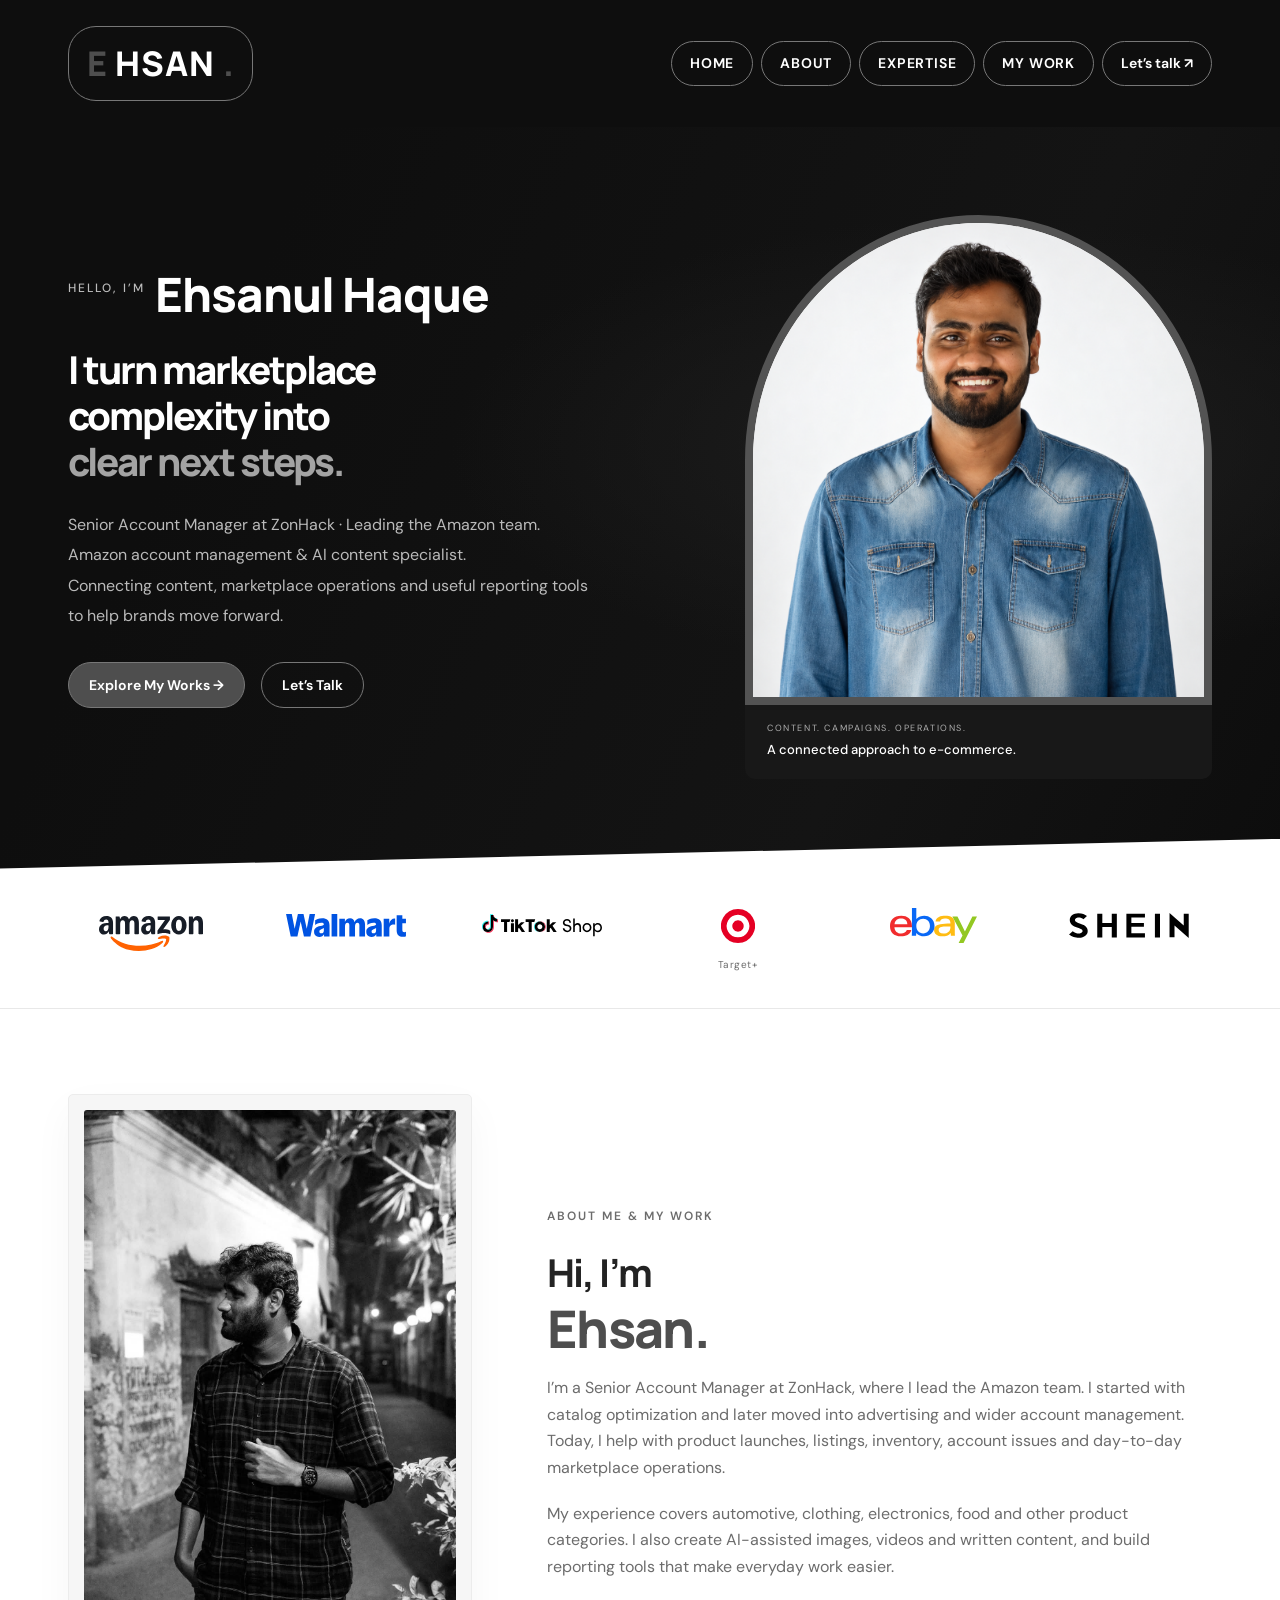
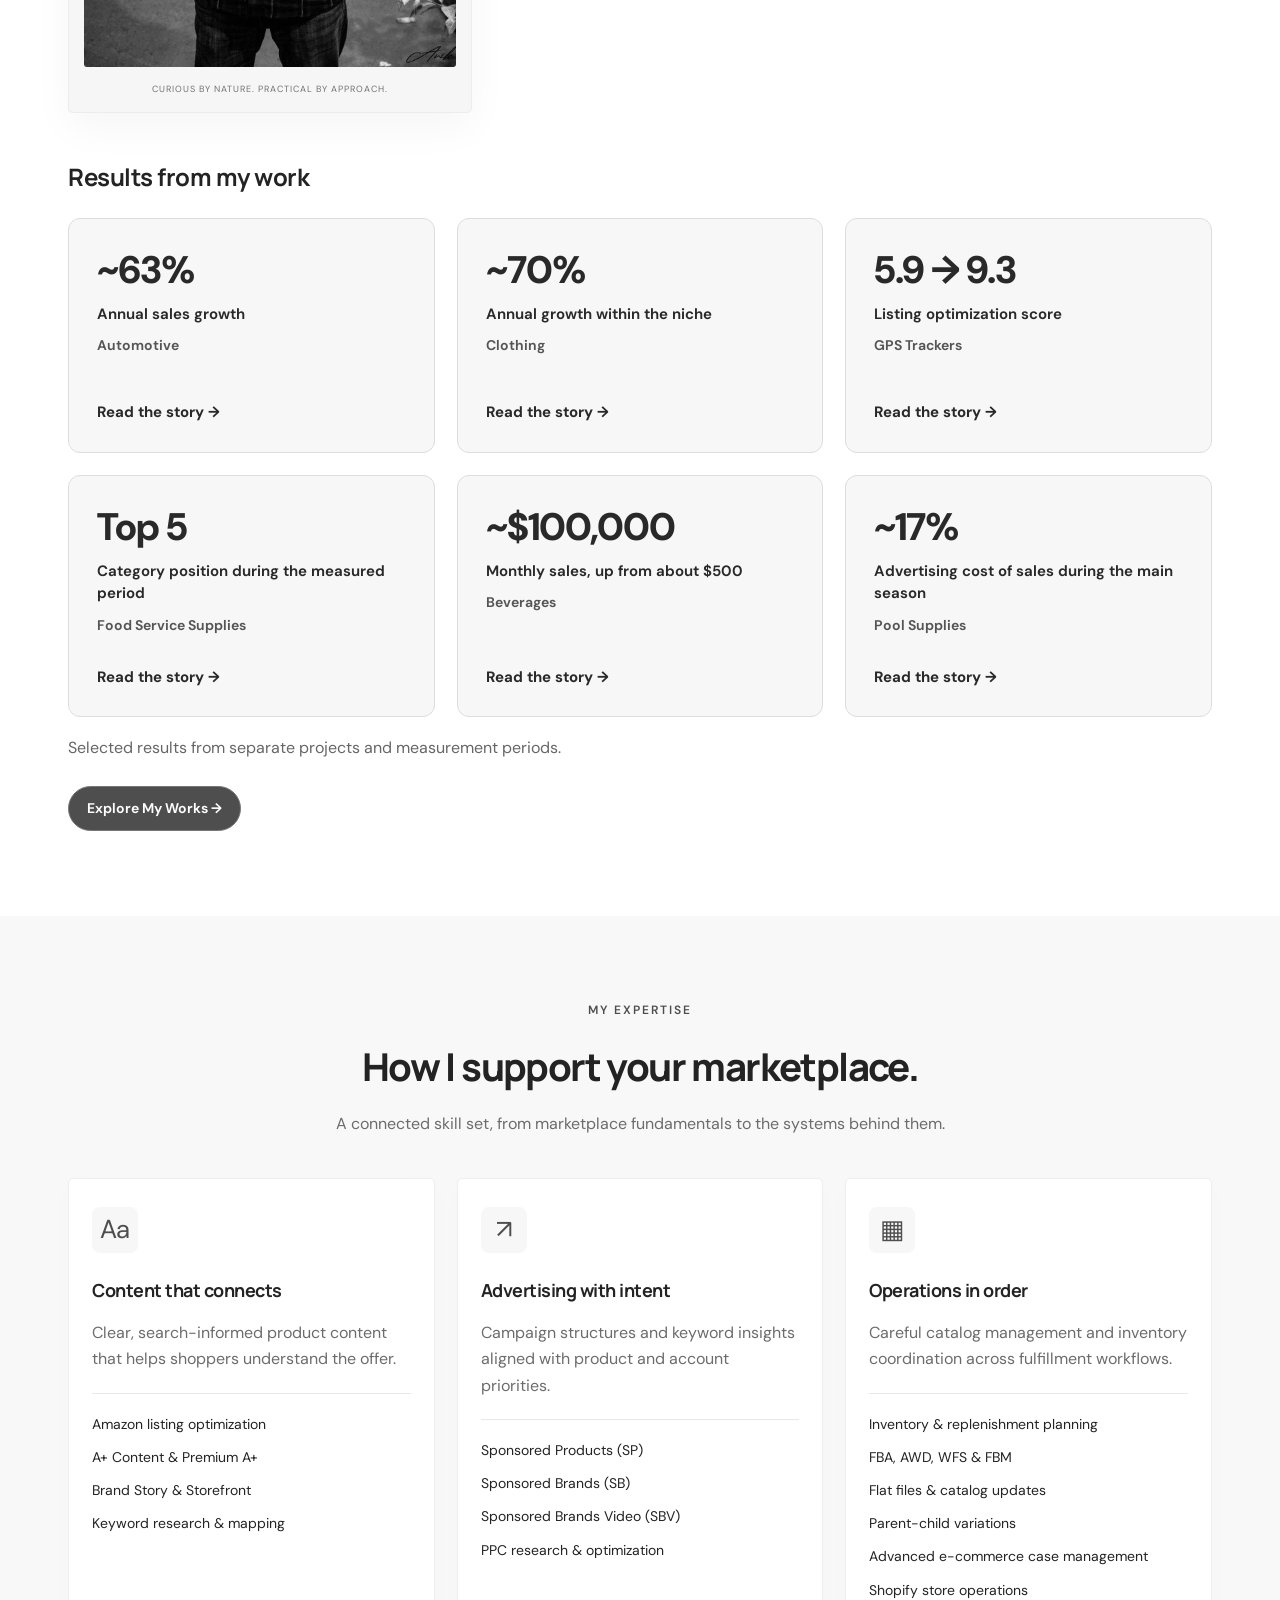
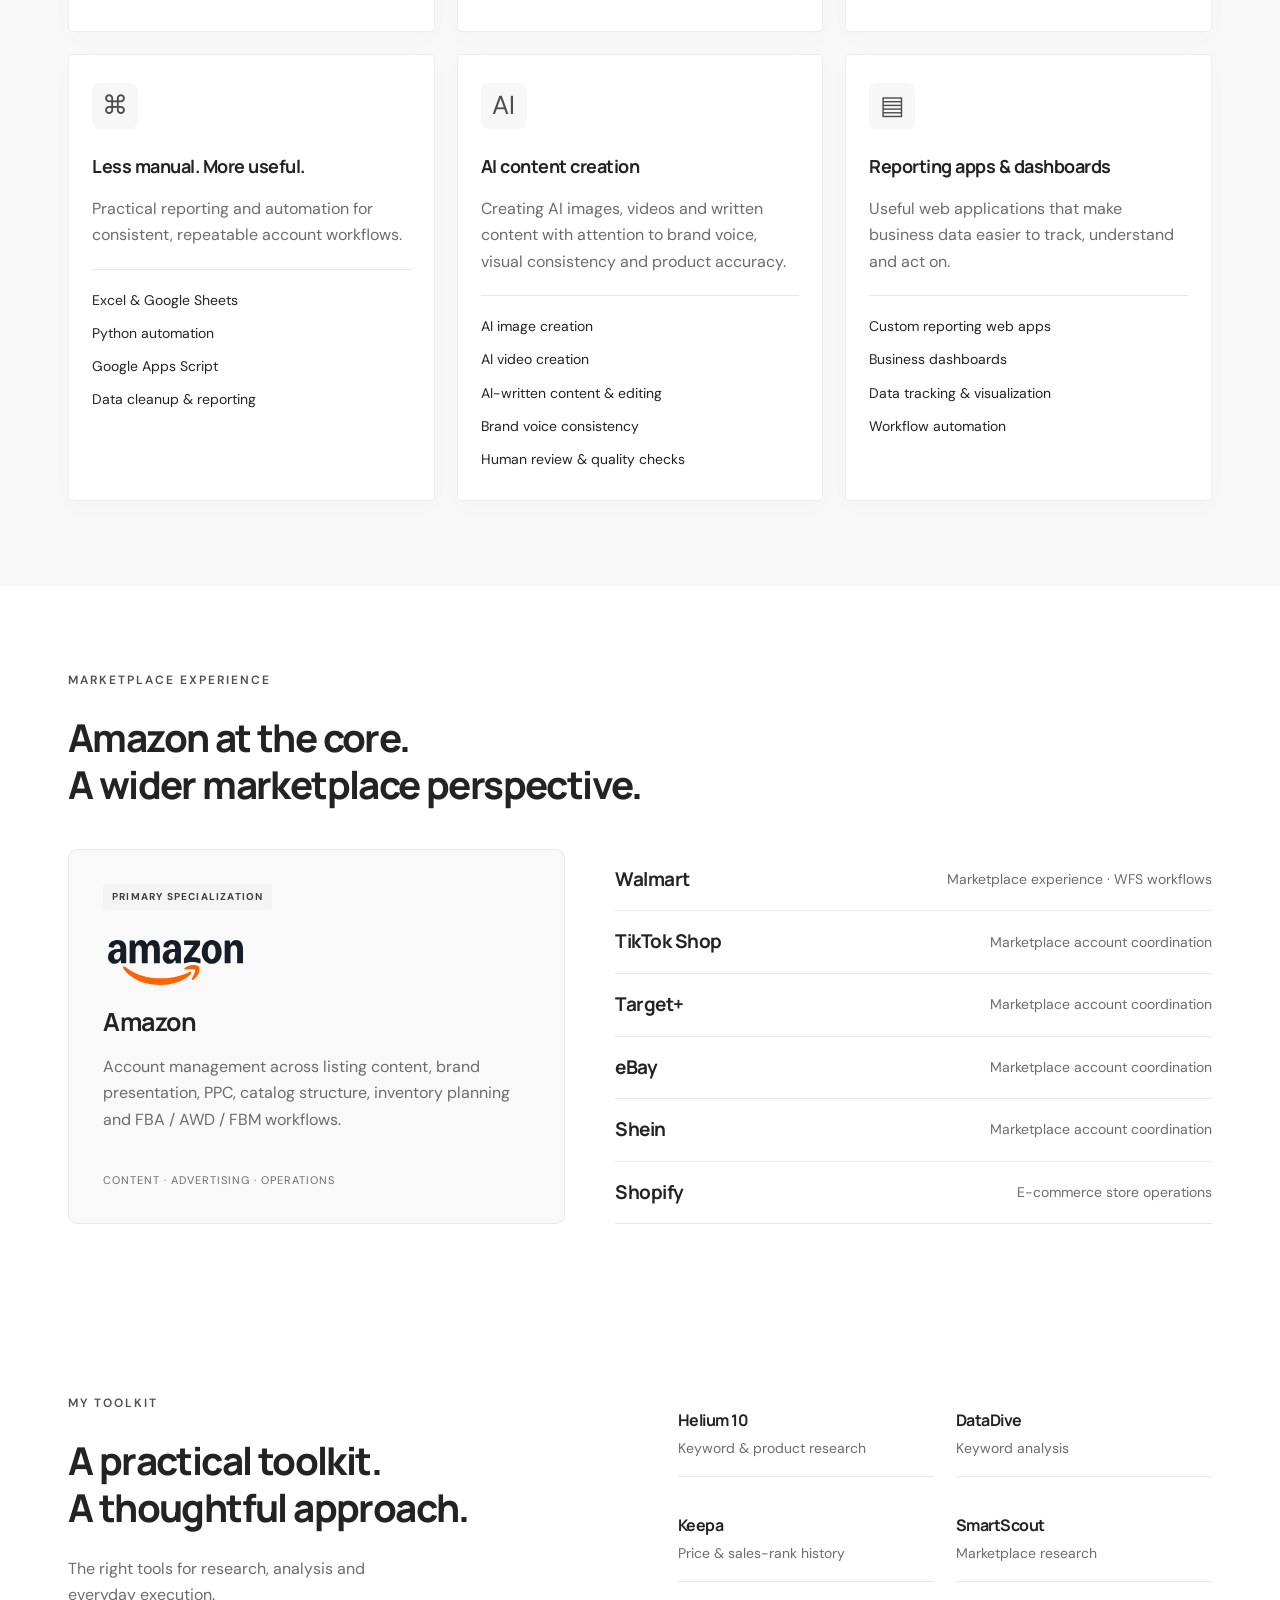
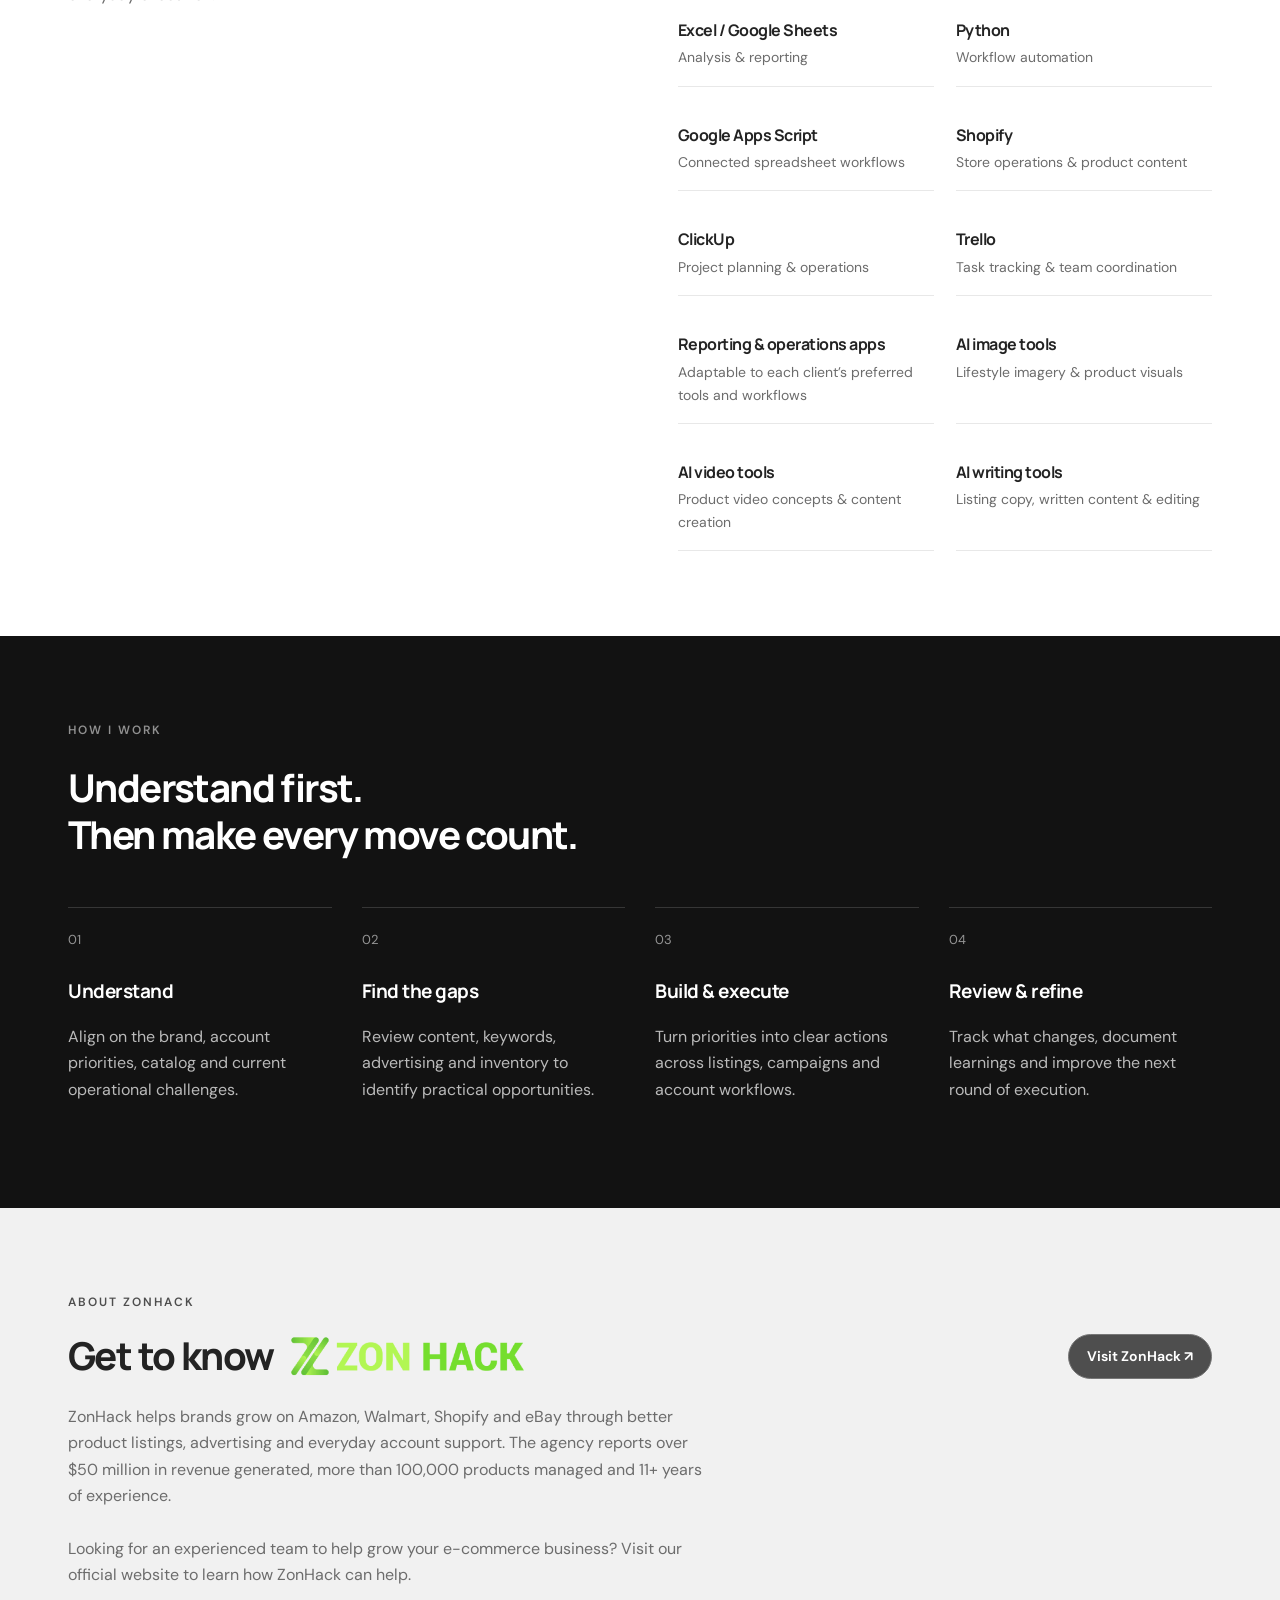
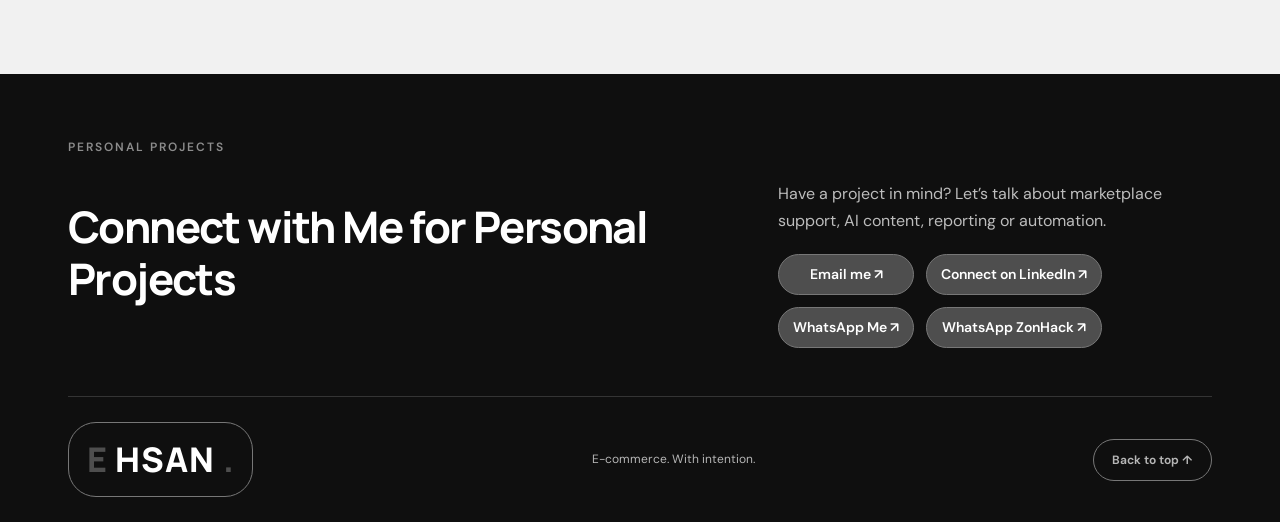
<file: index.html>
<!doctype html>
<html lang="en"><head><meta charset="utf-8"><meta name="viewport" content="width=device-width,initial-scale=1"><title>Ehsan — E-commerce & Marketplace Specialist</title><meta name="description" content="Ehsan, Senior Account Manager and Amazon account management specialist. Marketplace strategy, AI content, advertising, reporting web apps, dashboards and automation."><link rel="icon" type="image/svg+xml" href="data:image/svg+xml,%3Csvg xmlns='http://www.w3.org/2000/svg' viewBox='0 0 40 40'%3E%3Crect width='40' height='40' rx='9' fill='%23474747'/%3E%3Ctext x='11' y='29' fill='white' font-family='Arial' font-size='29' font-weight='bold'%3Ee%3C/text%3E%3C/svg%3E"><link rel="stylesheet" href="styles.css?v=fd7ac8c5c538"><link rel="stylesheet" href="theme.css?v=1d363a458d2e"></head>
<body><a class="skip" href="#main">Skip to content</a><header><a class="wordmark" href="#main"><span class="brand-accent">E</span>HSAN<span class="brand-dot">.</span></a><nav aria-label="Main navigation"><a href="#main">Home</a><a href="#about">About</a><a href="#expertise">Expertise</a><a href="my-work.html">My Work</a><a class="nav-cta" href="#contact">Let’s talk ↗</a></nav></header>
<main id="main"><section class="hero"><div class="wrap hero-grid"><div class="hero-intro"><div class="eyebrow"><span class="name-intro">HELLO, I’M</span><strong class="personal-name">Ehsanul Haque</strong></div><h1>I turn marketplace<br>complexity into<br><span>clear next steps.</span></h1><p class="hero-copy">Senior Account Manager at ZonHack · Leading the Amazon team.<br>Amazon account management & AI content specialist.<br>Connecting content, marketplace operations and useful reporting tools to help brands move forward.</p><div class="actions"><a class="button" href="my-work.html">Explore My Works →</a><a class="button hero-talk" href="#contact">Let’s Talk</a></div></div><div class="portrait-stage"><div class="portrait-frame"><img src="assets/ehsan-hero.png" alt="Ehsanul Haque" width="1141" height="1378" fetchpriority="high"></div><div class="portrait-caption"><span>CONTENT. CAMPAIGNS. OPERATIONS.</span><b>A connected approach to e-commerce.</b></div></div></div></section>
<div class="market-strip"><div class="wrap" aria-label="Marketplace experience"><div class="logo-item amazon"><img src="assets/amazon.svg" alt="Amazon" width="120" height="35"></div><div class="logo-item walmart"><img src="assets/walmart.svg" alt="Walmart" width="120" height="35"></div><div class="logo-item tiktok-shop"><img src="assets/tiktok-shop.svg" alt="TikTok Shop" width="120" height="35"><span>&nbsp;</span></div><div class="logo-item target"><img src="assets/target.svg" alt="Target" width="120" height="35"><span>Target+</span></div><div class="logo-item ebay"><img src="assets/ebay.svg" alt="eBay" width="120" height="35"><span>&nbsp;</span></div><div class="logo-item shein"><img src="assets/shein.svg" alt="SHEIN" width="120" height="35"><span>&nbsp;</span></div></div></div>
<section class="wrap section about about-results" id="about"><div class="about-photo"><img src="assets/ehsan-about.jpeg" alt="Ehsanul Haque, Senior Account Manager" width="1080" height="1620" loading="lazy"><span>CURIOUS BY NATURE. PRACTICAL BY APPROACH.</span></div><div class="about-intro"><div class="section-label">ABOUT ME &amp; MY WORK</div><h2>Hi, I’m <em>Ehsan.</em></h2><p>I’m a Senior Account Manager at ZonHack, where I lead the Amazon team. I started with catalog optimization and later moved into advertising and wider account management. Today, I help with product launches, listings, inventory, account issues and day-to-day marketplace operations.</p><p>My experience covers automotive, clothing, electronics, food and other product categories. I also create AI-assisted images, videos and written content, and build reporting tools that make everyday work easier.</p></div><div class="selected-results" id="projects"><h3>Results from my work</h3><div class="results-grid">
<a class="result-card" href="my-work.html#automotive"><strong>~63%</strong><span>Annual sales growth</span><small>Automotive</small><span class="result-link">Read the story →</span></a>
<a class="result-card" href="my-work.html#clothing"><strong>~70%</strong><span>Annual growth within the niche</span><small>Clothing</small><span class="result-link">Read the story →</span></a>
<a class="result-card" href="my-work.html#gps-trackers"><strong>5.9 → 9.3</strong><span>Listing optimization score</span><small>GPS Trackers</small><span class="result-link">Read the story →</span></a>
<a class="result-card" href="my-work.html#food-service-supplies"><strong>Top 5</strong><span>Category position during the measured period</span><small>Food Service Supplies</small><span class="result-link">Read the story →</span></a>
<a class="result-card" href="my-work.html#beverages"><strong>~$100,000</strong><span>Monthly sales, up from about $500</span><small>Beverages</small><span class="result-link">Read the story →</span></a>
<a class="result-card" href="my-work.html#pool-supplies"><strong>~17%</strong><span>Advertising cost of sales during the main season</span><small>Pool Supplies</small><span class="result-link">Read the story →</span></a>
</div><p class="results-note">Selected results from separate projects and measurement periods.</p><a class="button" href="my-work.html">Explore My Works →</a></div></section>
<section class="expertise-bg" id="expertise"><div class="wrap section"><div class="section-heading"><div><div class="section-label">MY EXPERTISE</div><h2>How I support your marketplace.</h2></div><p>A connected skill set, from marketplace fundamentals to the systems behind them.</p></div><div class="expertise-grid">
<article><span class="skill-icon">Aa</span><h3>Content that connects</h3><p>Clear, search-informed product content that helps shoppers understand the offer.</p><ul><li>Amazon listing optimization</li><li>A+ Content & Premium A+</li><li>Brand Story & Storefront</li><li>Keyword research & mapping</li></ul></article>
<article><span class="skill-icon">↗</span><h3>Advertising with intent</h3><p>Campaign structures and keyword insights aligned with product and account priorities.</p><ul><li>Sponsored Products (SP)</li><li>Sponsored Brands (SB)</li><li>Sponsored Brands Video (SBV)</li><li>PPC research & optimization</li></ul></article>
<article><span class="skill-icon">▦</span><h3>Operations in order</h3><p>Careful catalog management and inventory coordination across fulfillment workflows.</p><ul><li>Inventory & replenishment planning</li><li>FBA, AWD, WFS & FBM</li><li>Flat files & catalog updates</li><li>Parent-child variations</li><li>Advanced e-commerce case management</li><li>Shopify store operations</li></ul></article>
<article><span class="skill-icon">⌘</span><h3>Less manual. More useful.</h3><p>Practical reporting and automation for consistent, repeatable account workflows.</p><ul><li>Excel & Google Sheets</li><li>Python automation</li><li>Google Apps Script</li><li>Data cleanup & reporting</li></ul></article><article><span class="skill-icon">AI</span><h3>AI content creation</h3><p>Creating AI images, videos and written content with attention to brand voice, visual consistency and product accuracy.</p><ul><li>AI image creation</li><li>AI video creation</li><li>AI-written content & editing</li><li>Brand voice consistency</li><li>Human review & quality checks</li></ul></article><article><span class="skill-icon">▤</span><h3>Reporting apps & dashboards</h3><p>Useful web applications that make business data easier to track, understand and act on.</p><ul><li>Custom reporting web apps</li><li>Business dashboards</li><li>Data tracking & visualization</li><li>Workflow automation</li></ul></article></div></div></section>
<section class="wrap section" id="marketplaces"><div class="section-heading"><div><div class="section-label">MARKETPLACE EXPERIENCE</div><h2>Amazon at the core.<br>A wider marketplace perspective.</h2></div></div><div class="market-grid"><article class="amazon-card"><span class="tag">PRIMARY SPECIALIZATION</span><img class="market-logo" src="assets/amazon.svg" alt="Amazon" width="145" height="45" loading="lazy"><h3>Amazon</h3><p>Account management across listing content, brand presentation, PPC, catalog structure, inventory planning and FBA / AWD / FBM workflows.</p><span class="mini-label">CONTENT · ADVERTISING · OPERATIONS</span></article><div class="other-markets"><div><h3>Walmart</h3><p>Marketplace experience · WFS workflows</p></div><div><h3>TikTok Shop</h3><p>Marketplace account coordination</p></div><div><h3>Target+</h3><p>Marketplace account coordination</p></div><div><h3>eBay</h3><p>Marketplace account coordination</p></div><div><h3>Shein</h3><p>Marketplace account coordination</p></div><div><h3>Shopify</h3><p>E-commerce store operations</p></div></div></div></section>

<section class="wrap section tools-section" id="tools"><div><div class="section-label">MY TOOLKIT</div><h2>A practical toolkit.<br>A thoughtful approach.</h2><p>The right tools for research, analysis and everyday execution.</p></div><div id="tool-list" class="tool-list"></div></section>
<section class="process-bg" id="process"><div class="wrap section"><div class="section-label">HOW I WORK</div><h2>Understand first.<br>Then make every move count.</h2><div class="process-grid"><article><span>01</span><h3>Understand</h3><p>Align on the brand, account priorities, catalog and current operational challenges.</p></article><article><span>02</span><h3>Find the gaps</h3><p>Review content, keywords, advertising and inventory to identify practical opportunities.</p></article><article><span>03</span><h3>Build & execute</h3><p>Turn priorities into clear actions across listings, campaigns and account workflows.</p></article><article><span>04</span><h3>Review & refine</h3><p>Track what changes, document learnings and improve the next round of execution.</p></article></div></div></section>

<section id="zonhack" class="zonhack-section"><div class="wrap section"><div><div class="section-label">ABOUT ZONHACK</div><h2>Get to know <img class="zonhack-logo" src="[data-uri]" alt="ZonHack" width="400" height="71"></h2><p>
  ZonHack helps brands grow on Amazon, Walmart, Shopify and eBay
  through better product listings, advertising and everyday
  account support. The agency reports over $50 million in revenue
  generated, more than 100,000 products managed and 11+ years
  of experience.
  <br><br>
  Looking for an experienced team to help grow your e-commerce
  business? Visit our official website to learn how ZonHack can help.
</p></div><a class="button" href="https://zonhack.com/">Visit ZonHack ↗</a></div></section><section id="contact" class="contact"><div class="wrap"><div class="section-label">PERSONAL PROJECTS</div><div class="contact-grid"><h2>Connect with Me for Personal Projects</h2><div><p>Have a project in mind? Let’s talk about marketplace support, AI content, reporting or automation.</p><div id="contact-action"></div></div></div><footer><a class="wordmark" href="#"><span class="brand-accent">E</span>HSAN<span class="brand-dot">.</span></a><span>E-commerce. With intention.</span><a href="#main">Back to top ↑</a></footer></div></section></main><script src="content.js?v=734c6d0367c2"></script><script src="site.js?v=f131860112da"></script></body></html>
</file>
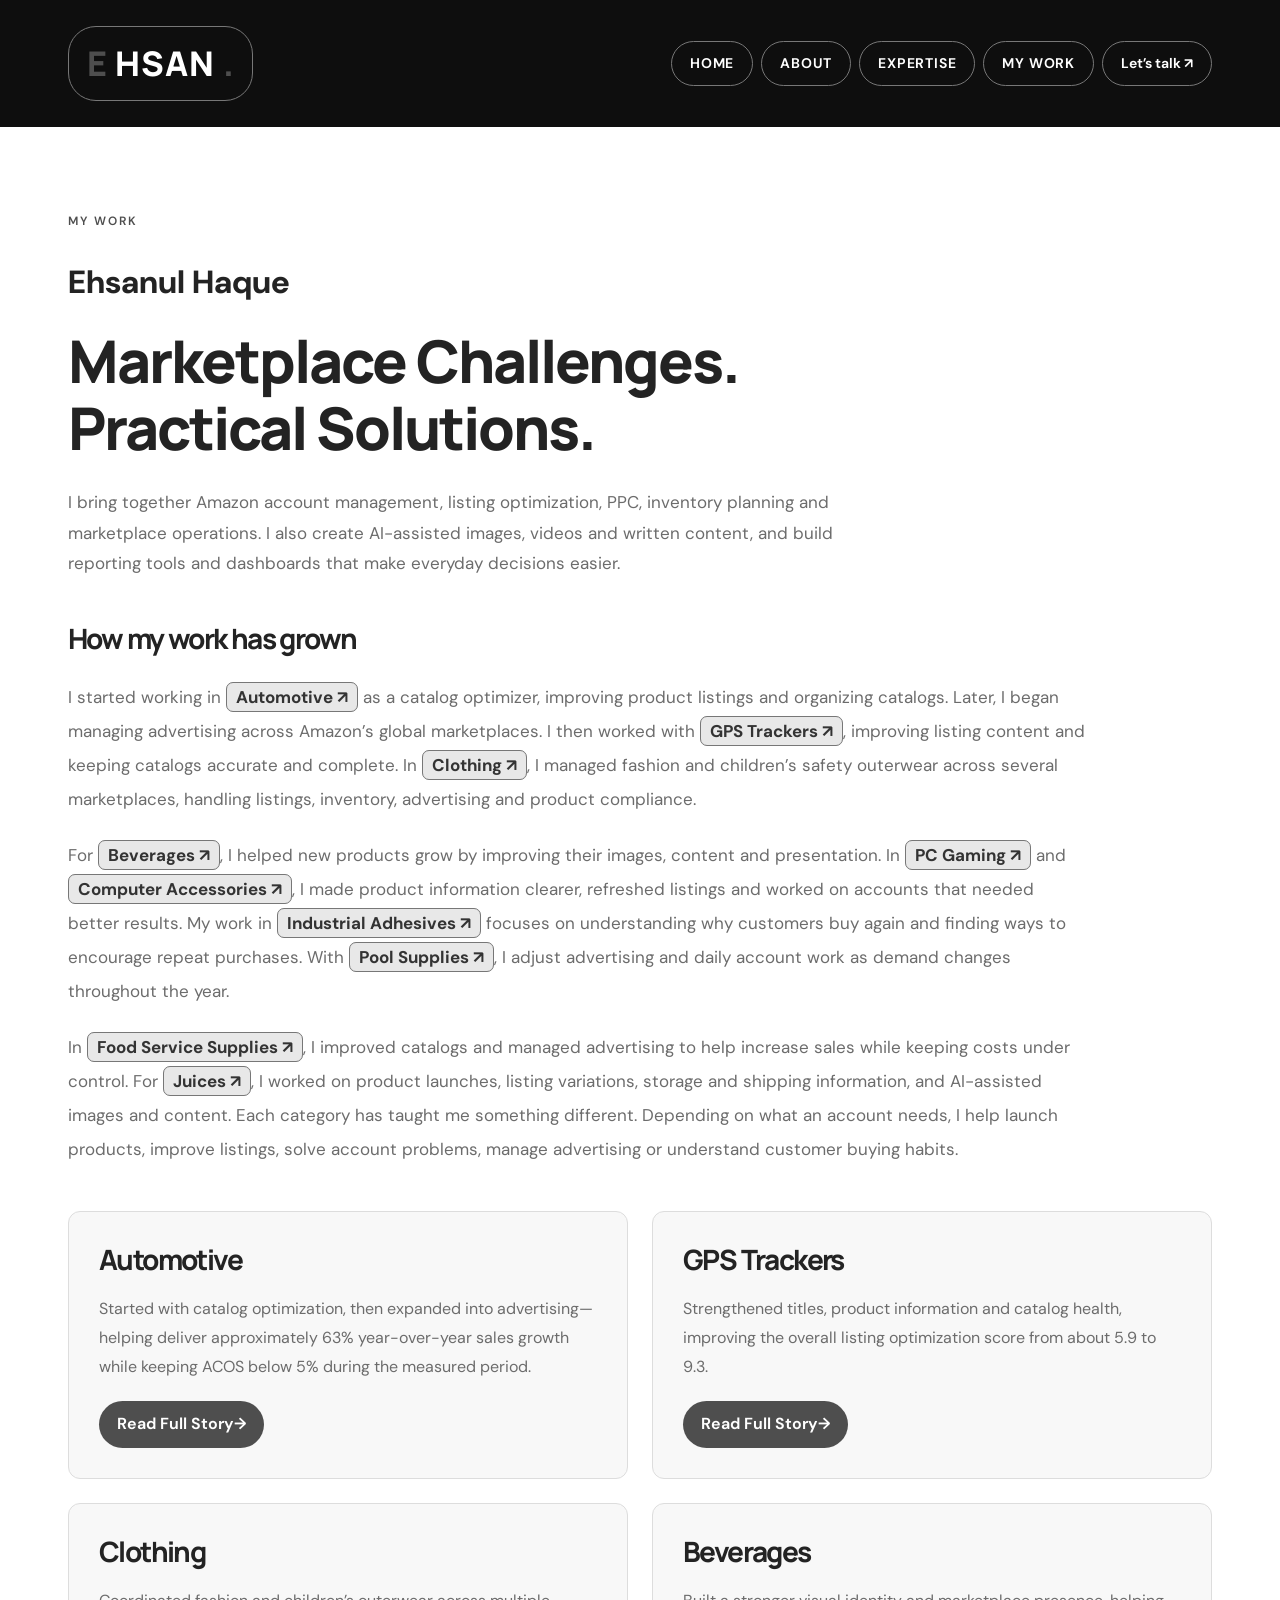
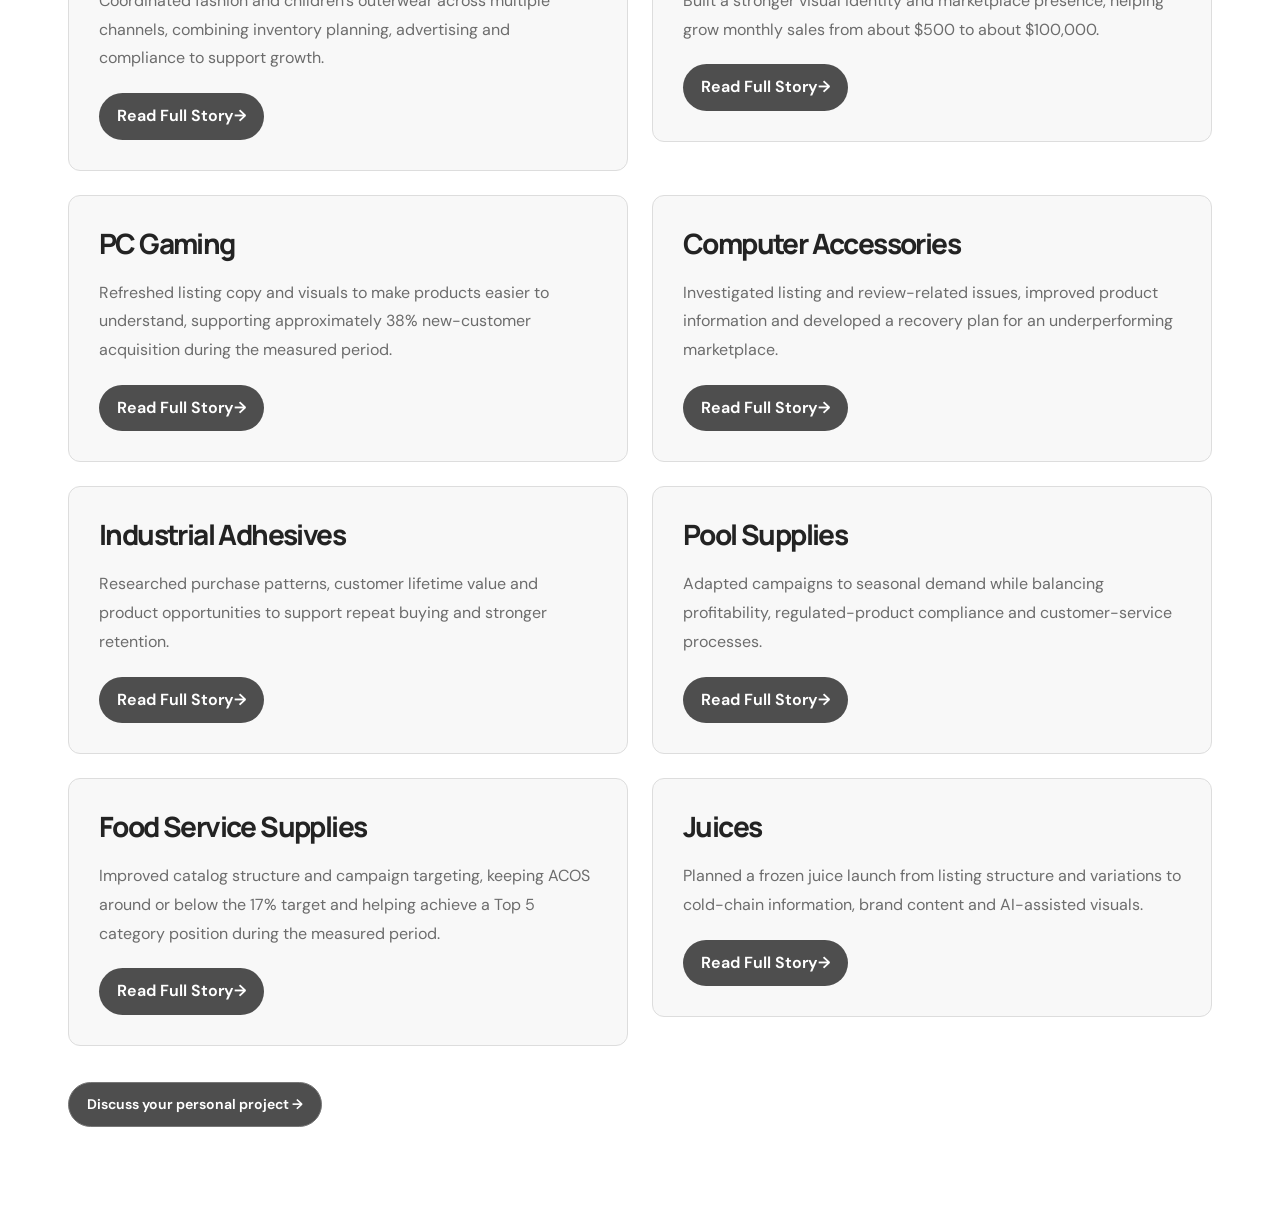
<file: case-studies.html>
<!doctype html><html lang="en"><head><meta charset="utf-8"><title>My Work — Ehsanul Haque</title><meta name="viewport" content="width=device-width,initial-scale=1"></head><body><a href="my-work.html">Explore My Works →</a><script>const ids=["automotive", "gps-trackers", "clothing", "beverages", "pc-gaming", "computer-accessories", "industrial-adhesives", "pool-supplies", "food-service-supplies", "juices"];const n=Number(location.hash.replace("#case-",""));location.replace("my-work.html"+(ids[n-1]?"#"+ids[n-1]:location.hash));</script></body></html>
</file>
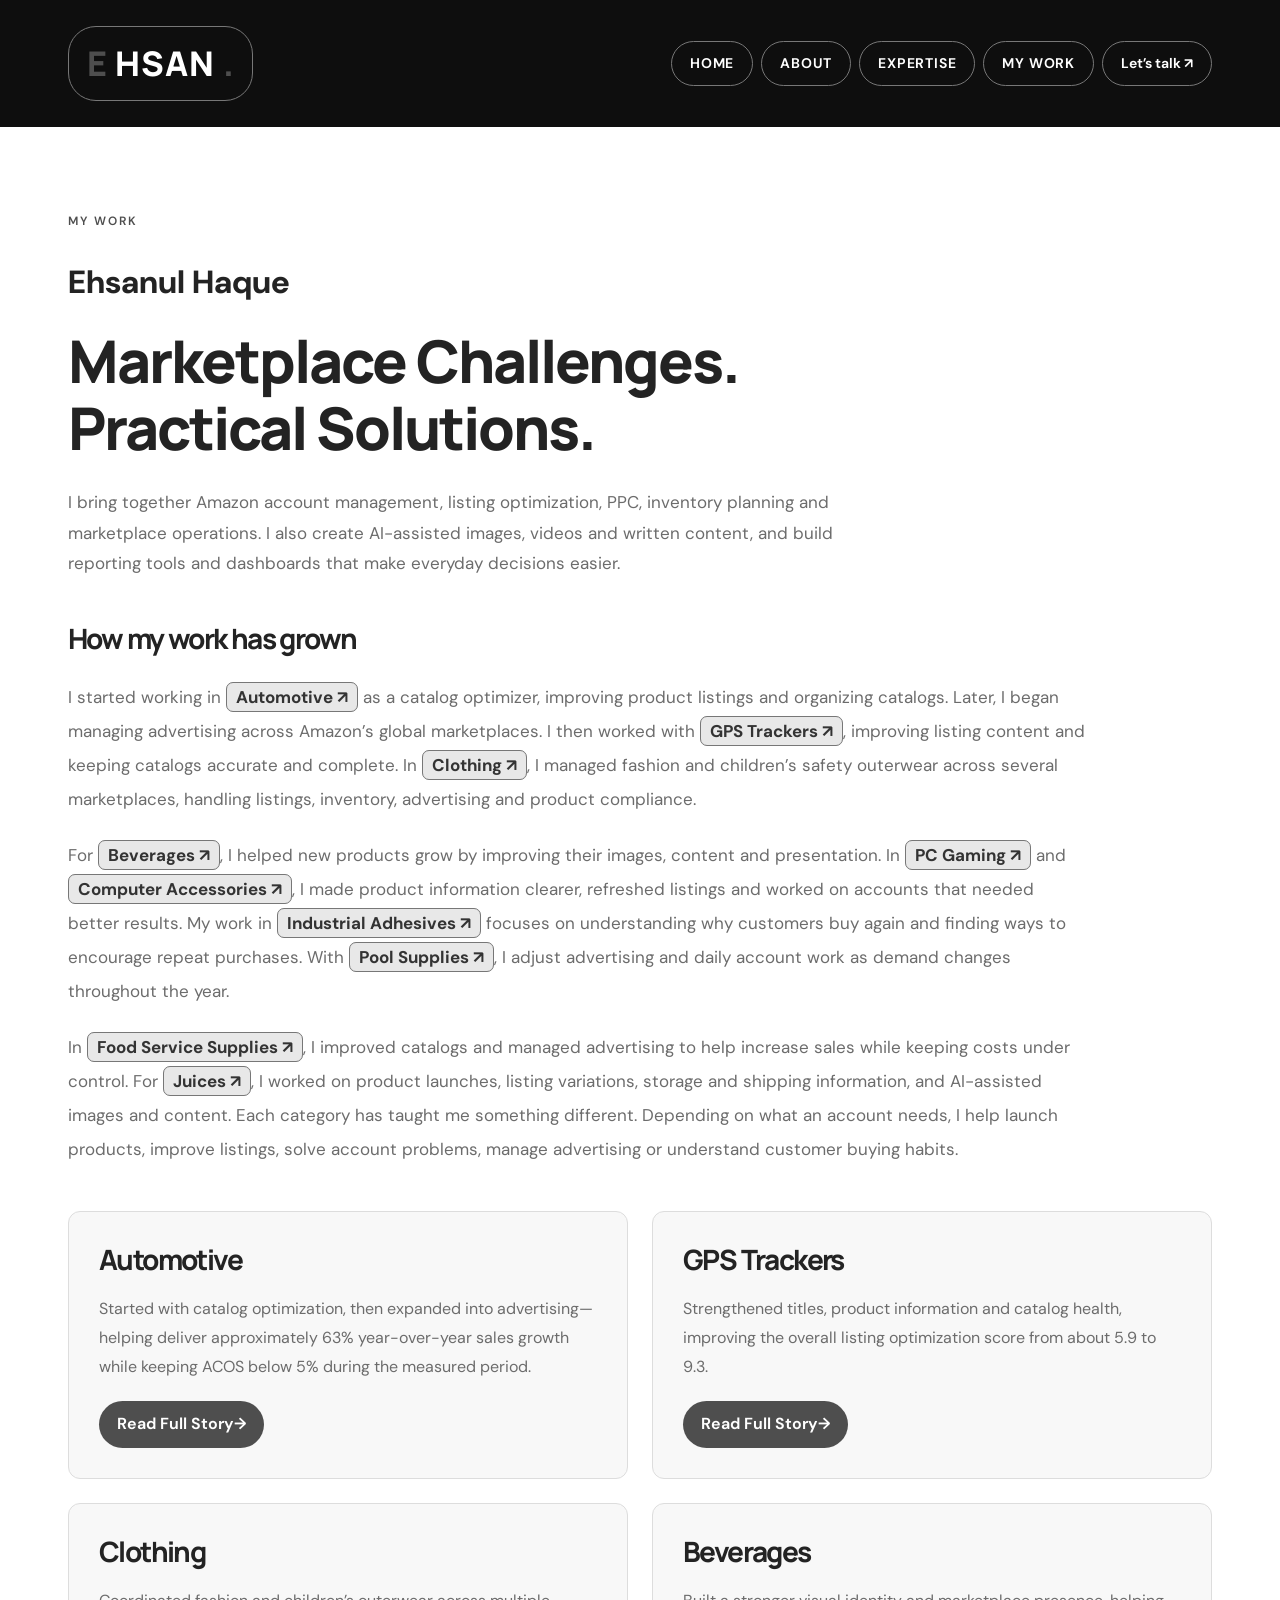
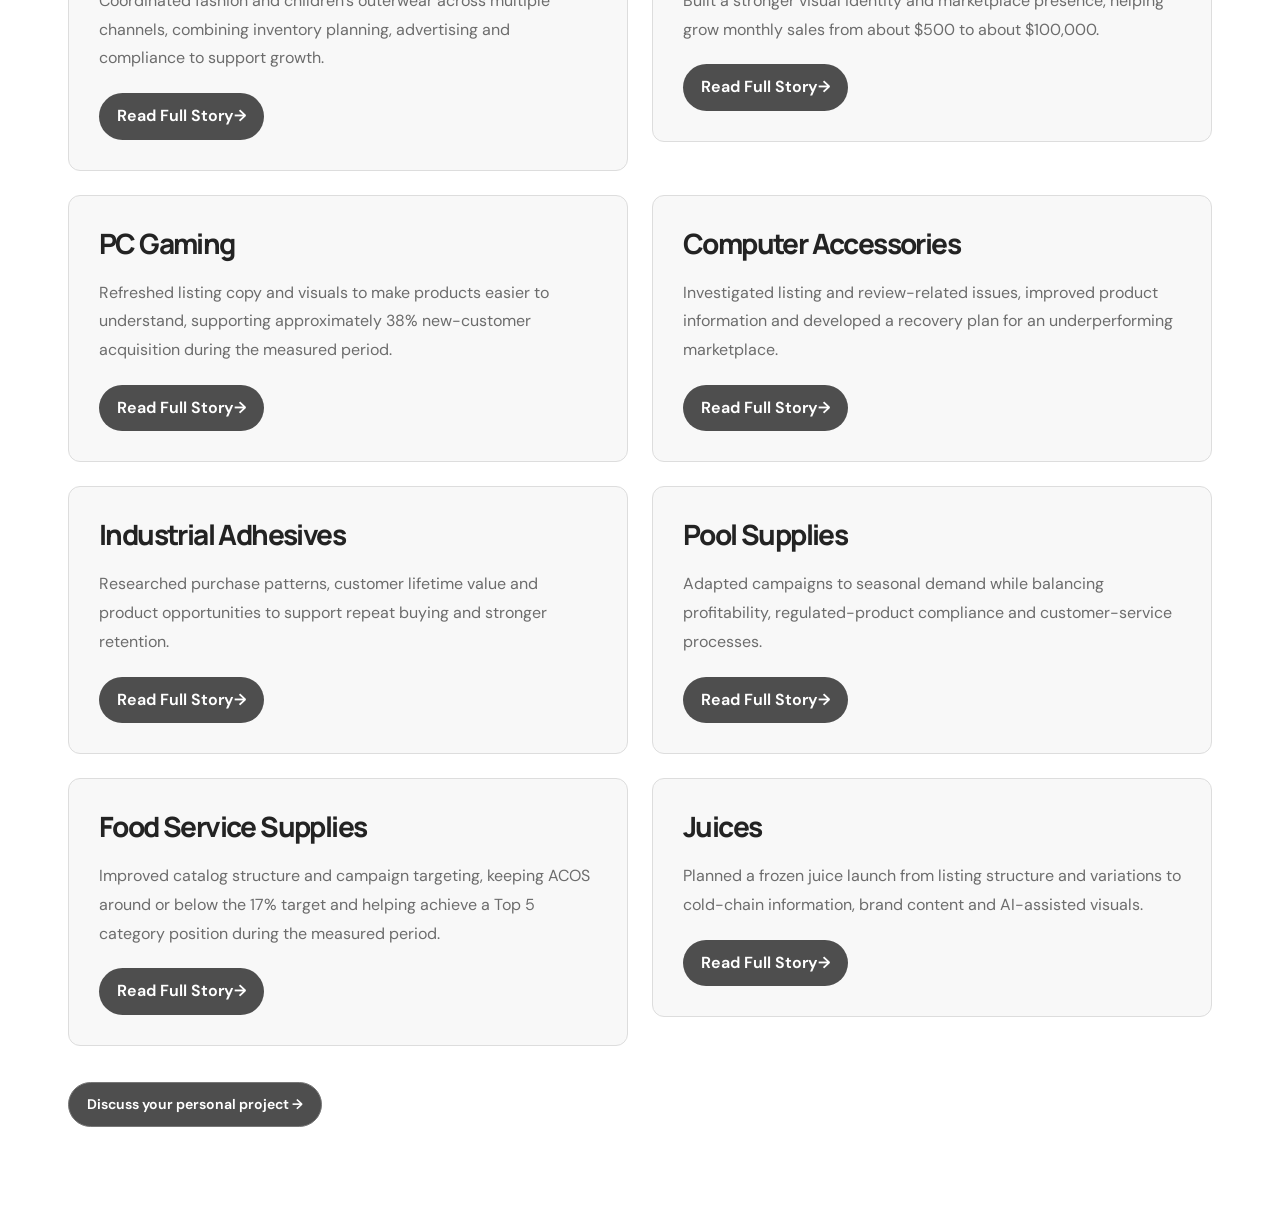
<file: my-work.html>
<!doctype html>
<html lang="en"><head><meta charset="utf-8"><meta name="viewport" content="width=device-width,initial-scale=1"><title>My Work — Ehsanul Haque</title><meta name="description" content="Ehsan, Senior Account Manager and Amazon account management specialist. Marketplace strategy, AI content, advertising, reporting web apps, dashboards and automation."><link rel="icon" type="image/svg+xml" href="data:image/svg+xml,%3Csvg xmlns='http://www.w3.org/2000/svg' viewBox='0 0 40 40'%3E%3Crect width='40' height='40' rx='9' fill='%23474747'/%3E%3Ctext x='11' y='29' fill='white' font-family='Arial' font-size='29' font-weight='bold'%3Ee%3C/text%3E%3C/svg%3E"><link rel="stylesheet" href="styles.css?v=fd7ac8c5c538"><link rel="stylesheet" href="theme.css?v=1d363a458d2e"></head>
<body><a class="skip" href="#main">Skip to content</a><header><a class="wordmark" href="index.html#main"><span class="brand-accent">E</span>HSAN<span class="brand-dot">.</span></a><nav aria-label="Main navigation"><a href="index.html#main">Home</a><a href="index.html#about">About</a><a href="index.html#expertise">Expertise</a><a href="my-work.html">My Work</a><a class="nav-cta" href="index.html#contact">Let’s talk ↗</a></nav></header><main id="main" class="wrap section work-page"><div class="section-label">MY WORK</div><strong class="work-name">Ehsanul Haque</strong><h1>Marketplace Challenges.<br>Practical Solutions.</h1><p class="work-intro">I bring together Amazon account management, listing optimization, PPC, inventory planning and marketplace operations. I also create AI-assisted images, videos and written content, and build reporting tools and dashboards that make everyday decisions easier.</p><section class="work-journey"><h2>How my work has grown</h2><div class="journey-copy"><p>I started working in <a class="journey-link" href="#automotive">Automotive ↗</a> as a catalog optimizer, improving product listings and organizing catalogs. Later, I began managing advertising across Amazon’s global marketplaces. I then worked with <a class="journey-link" href="#gps-trackers">GPS Trackers ↗</a>, improving listing content and keeping catalogs accurate and complete. In <a class="journey-link" href="#clothing">Clothing ↗</a>, I managed fashion and children’s safety outerwear across several marketplaces, handling listings, inventory, advertising and product compliance.</p>
<p>For <a class="journey-link" href="#beverages">Beverages ↗</a>, I helped new products grow by improving their images, content and presentation. In <a class="journey-link" href="#pc-gaming">PC Gaming ↗</a> and <a class="journey-link" href="#computer-accessories">Computer Accessories ↗</a>, I made product information clearer, refreshed listings and worked on accounts that needed better results. My work in <a class="journey-link" href="#industrial-adhesives">Industrial Adhesives ↗</a> focuses on understanding why customers buy again and finding ways to encourage repeat purchases. With <a class="journey-link" href="#pool-supplies">Pool Supplies ↗</a>, I adjust advertising and daily account work as demand changes throughout the year.</p>
<p>In <a class="journey-link" href="#food-service-supplies">Food Service Supplies ↗</a>, I improved catalogs and managed advertising to help increase sales while keeping costs under control. For <a class="journey-link" href="#juices">Juices ↗</a>, I worked on product launches, listing variations, storage and shipping information, and AI-assisted images and content. Each category has taught me something different. Depending on what an account needs, I help launch products, improve listings, solve account problems, manage advertising or understand customer buying habits.</p></div></section><div class="work-cards"><article class="work-card" id="automotive"><h2>Automotive</h2><p>Started with catalog optimization, then expanded into advertising—helping deliver approximately 63% year-over-year sales growth while keeping ACOS below 5% during the measured period.</p><details><summary><span class="closed-label">Read Full Story</span><span class="open-label">Close Story</span><span aria-hidden="true"> →</span></summary><div class="full-story"><h3>Where the journey began</h3><p>I started as a catalog optimizer, improving product listings and catalog structure before expanding into advertising management across Amazon’s global marketplaces.</p><h3>The situation</h3><p>Grow the account across multiple Amazon marketplaces without losing control of advertising costs.</p><div class="story-columns"><div><h3>What I worked on</h3><ul><li>Followed a brand-specific SOP for PPC management.</li><li>Reviewed ACOS, bids, search terms and campaign performance on a regular basis.</li><li>Adjusted campaigns based on the rules set for the account.</li><li>Supported listing, catalog and marketplace operations alongside PPC work.</li></ul></div><div><h3>Results & ongoing journey</h3><ul><li>Kept ACOS below 5% during the measured period.</li><li>Reached about 63% year-over-year sales growth.</li><li>Scaled the account while keeping advertising spend efficient.</li></ul></div></div></div></details></article><article class="work-card" id="gps-trackers"><h2>GPS Trackers</h2><p>Strengthened titles, product information and catalog health, improving the overall listing optimization score from about 5.9 to 9.3.</p><details><summary><span class="closed-label">Read Full Story</span><span class="open-label">Close Story</span><span aria-hidden="true"> →</span></summary><div class="full-story"><h3>The situation</h3><p>Improve an under-optimized Amazon catalog and bring the listings into a much stronger position.</p><div class="story-columns"><div><h3>What I worked on</h3><ul><li>Managed this as one of my first full Amazon accounts.</li><li>Took responsibility for listing quality and catalog health.</li><li>Reviewed listing scores and found areas that needed work.</li><li>Improved titles, bullets, descriptions and backend optimization.</li><li>Managed general catalog and marketplace tasks.</li><li>Tracked listing health and performance over time.</li></ul></div><div><h3>Results & ongoing journey</h3><ul><li>Improved the overall listing optimization score from about 5.9 to 9.3.</li><li>Improved catalog quality and listing completeness.</li><li>Created a stronger base for future growth.</li></ul></div></div></div></details></article><article class="work-card" id="clothing"><h2>Clothing</h2><p>Coordinated fashion and children’s outerwear across multiple channels, combining inventory planning, advertising and compliance to support growth.</p><details><summary><span class="closed-label">Read Full Story</span><span class="open-label">Close Story</span><span aria-hidden="true"> →</span></summary><div class="full-story"><h3>The situation</h3><p>Manage two apparel businesses with different needs. One was a multi-channel fashion retailer and the other focused on children&#x27;s safety outerwear.</p><div class="story-columns"><div><h3>What I worked on</h3><ul><li>Managed marketplace operations across several channels.</li><li>Worked with strict account rules for advertising, inventory and catalog management.</li><li>Handled listings, SEO, product content and marketplace positioning.</li><li>Worked on inventory forecasting, replenishment and shipment planning.</li><li>Managed promotions and advertising strategy.</li><li>Handled safety-related content and marketplace compliance for children&#x27;s products.</li></ul></div><div><h3>Results & ongoing journey</h3><ul><li>Helped move key products into stronger category positions.</li><li>Supported about 70% year-over-year growth within the niche.</li><li>Reached about 56% ROI based on the account&#x27;s internal performance calculation.</li><li>Improved marketplace positioning through steady advertising and operational work.</li></ul></div></div></div></details></article><article class="work-card" id="beverages"><h2>Beverages</h2><p>Built a stronger visual identity and marketplace presence, helping grow monthly sales from about $500 to about $100,000.</p><details><summary><span class="closed-label">Read Full Story</span><span class="open-label">Close Story</span><span aria-hidden="true"> →</span></summary><div class="full-story"><h3>The situation</h3><p>Launch and grow a new beverage brand that had little sales history and needed a stronger visual identity.</p><div class="story-columns"><div><h3>What I worked on</h3><ul><li>Created a new visual direction for the brand.</li><li>Improved listing presentation and product visuals.</li><li>Worked on marketplace content and positioning.</li><li>Supported the launch and ongoing growth plan.</li><li>Reviewed performance and adjusted the approach as sales increased.</li></ul></div><div><h3>Results & ongoing journey</h3><ul><li>Grew monthly sales from about $500 to about $100,000.</li><li>Built a stronger visual presence on Amazon.</li><li>Helped turn a newly launched account into a meaningful revenue channel.</li></ul></div></div></div></details></article><article class="work-card" id="pc-gaming"><h2>PC Gaming</h2><p>Refreshed listing copy and visuals to make products easier to understand, supporting approximately 38% new-customer acquisition during the measured period.</p><details><summary><span class="closed-label">Read Full Story</span><span class="open-label">Close Story</span><span aria-hidden="true"> →</span></summary><div class="full-story"><h3>The situation</h3><p>Give the brand a cleaner and more modern look without changing the products themselves.</p><div class="story-columns"><div><h3>What I worked on</h3><ul><li>Kept simplicity as the main direction for the brand.</li><li>Reworked the visual theme and marketplace presentation.</li><li>Improved listing copy and brand consistency.</li><li>Reviewed customer behavior and product positioning.</li><li>Focused on making the existing products easier to understand and more appealing.</li></ul></div><div><h3>Results & ongoing journey</h3><ul><li>Generated about 38% new-customer acquisition during the measured period.</li><li>Improved the brand presentation without needing a product redesign.</li><li>Created a cleaner and more consistent Amazon presence.</li></ul></div></div></div></details></article><article class="work-card" id="computer-accessories"><h2>Computer Accessories</h2><p>Investigated listing and review-related issues, improved product information and developed a recovery plan for an underperforming marketplace.</p><details><summary><span class="closed-label">Read Full Story</span><span class="open-label">Close Story</span><span aria-hidden="true"> →</span></summary><div class="full-story"><h3>The situation</h3><p>The brand was doing reasonably well in other Amazon marketplaces but was struggling in the US.</p><div class="story-columns"><div><h3>What I worked on</h3><ul><li>Reviewed the US listings in detail.</li><li>Compared the US account with better-performing marketplaces.</li><li>Studied customer feedback and negative-review patterns.</li><li>Found review-related issues that were hurting conversion.</li><li>Worked on resolving valid review issues where Amazon policy allowed.</li><li>Improved listing quality, product information and positioning.</li><li>Continued monitoring the account after the changes.</li></ul></div><div><h3>Results & ongoing journey</h3><ul><li>Resolved several review-related issues.</li><li>Improved sales after the listing and reputation work.</li><li>Built a clearer recovery plan for the US marketplace.</li><li>The account is still being improved.</li></ul></div></div></div></details></article><article class="work-card" id="industrial-adhesives"><h2>Industrial Adhesives</h2><p>Researched purchase patterns, customer lifetime value and product opportunities to support repeat buying and stronger retention.</p><details><summary><span class="closed-label">Read Full Story</span><span class="open-label">Close Story</span><span aria-hidden="true"> →</span></summary><div class="full-story"><h3>The situation</h3><p>The brand has traditionally relied heavily on B2B customers. The current goal is to understand repeat buying and improve long-term customer value.</p><div class="story-columns"><div><h3>What I worked on</h3><ul><li>Completed market and competitor research.</li><li>Reviewed customer purchase behavior.</li><li>Worked on customer lifetime value analysis.</li><li>Reviewed historical sales and repeat-purchase patterns.</li><li>Analyzed product-level and brand-level opportunities.</li><li>Completed keyword and search-trend research.</li><li>Looked for ways to improve customer retention.</li></ul></div><div><h3>Results & ongoing journey</h3><ul><li>Current work is focused on improving customer lifetime value.</li><li>The team is studying repeat-purchase behavior across product groups.</li><li>The longer-term goal is to build stronger retention and reduce over-dependence on one-time B2B purchases.</li></ul></div></div></div></details></article><article class="work-card" id="pool-supplies"><h2>Pool Supplies</h2><p>Adapted campaigns to seasonal demand while balancing profitability, regulated-product compliance and customer-service processes.</p><details><summary><span class="closed-label">Read Full Story</span><span class="open-label">Close Story</span><span aria-hidden="true"> →</span></summary><div class="full-story"><h3>The situation</h3><p>Manage a seasonal product line while keeping advertising efficient as demand changed throughout the year.</p><div class="story-columns"><div><h3>What I worked on</h3><ul><li>Adjusted PPC based on seasonal demand.</li><li>Followed the brand&#x27;s campaign rules.</li><li>Managed bids, targeting and search terms.</li><li>Balanced sales growth with profitability.</li><li>Followed specific customer-service rules for the brand.</li><li>Supported compliance work for regulated products.</li></ul></div><div><h3>Results & ongoing journey</h3><ul><li>Kept ACOS around the 17% target range during the main season.</li><li>Kept TACOS near 15% during the measured period.</li><li>Supported profitable seasonal growth.</li><li>Maintained consistent customer-service and account processes.</li></ul></div></div></div></details></article><article class="work-card" id="food-service-supplies"><h2>Food Service Supplies</h2><p>Improved catalog structure and campaign targeting, keeping ACOS around or below the 17% target and helping achieve a Top 5 category position during the measured period.</p><details><summary><span class="closed-label">Read Full Story</span><span class="open-label">Close Story</span><span aria-hidden="true"> →</span></summary><div class="full-story"><h3>The situation</h3><p>Increase sales while keeping advertising within the client&#x27;s target range.</p><div class="story-columns"><div><h3>What I worked on</h3><ul><li>Followed a fixed PPC rule set for the account.</li><li>Managed bids, search terms and campaign targeting.</li><li>Worked on parent-child relationships and catalog structure.</li><li>Cleaned up duplicate offers and fulfillment setups.</li><li>Adjusted campaigns and catalog work based on the client&#x27;s sales goals.</li></ul></div><div><h3>Results & ongoing journey</h3><ul><li>Kept ACOS around or below the 17% target range.</li><li>Improved product visibility and sales performance.</li><li>Helped move the brand into the Top 5 in its category during the measured period.</li><li>Grew sales while keeping advertising costs under control.</li></ul></div></div></div></details></article><article class="work-card" id="juices"><h2>Juices</h2><p>Planned a frozen juice launch from listing structure and variations to cold-chain information, brand content and AI-assisted visuals.</p><details><summary><span class="closed-label">Read Full Story</span><span class="open-label">Close Story</span><span aria-hidden="true"> →</span></summary><div class="full-story"><h3>The situation</h3><p>Launch a frozen wellness product with several product options, cold-chain requirements and no long marketplace history.</p><div class="story-columns"><div><h3>What I worked on</h3><ul><li>Built the initial Amazon listing structure.</li><li>Planned product variations and SKU setup.</li><li>Completed keyword and competitor research.</li><li>Worked on titles, bullets and descriptions.</li><li>Planned storage, shelf-life and cold-chain information.</li><li>Developed the listing image and visual direction.</li><li>Planned Premium A+, Brand Story and Storefront content.</li><li>Worked on AI-generated lifestyle images and product video ideas.</li></ul></div><div><h3>Results & ongoing journey</h3><ul><li>The product is newly launched.</li><li>Current work is focused on visibility, conversion and repeat-purchase potential.</li><li>The launch and optimization process is still ongoing.</li></ul></div></div></div></details></article></div><a class="button" href="index.html#contact">Discuss your personal project →</a></main><script src="work.js?v=d4d86c762878"></script></body></html>
</file>
<file: styles.css>
@import url('https://fonts.googleapis.com/css2?family=DM+Sans:wght@400;450;500;550;600;650;700&family=Manrope:wght@400;500;600;650;700;750;800&display=swap');
:root{--ink:#222222;--blue:#595959;--muted:#6f6f6f;--line:#e0e0e0;--paper:#ffffff;--soft:#f6f6f6}*{box-sizing:border-box}html{scroll-behavior:smooth;scroll-padding-top:100px}body{margin:0;background:var(--paper);color:var(--ink);font-family:'DM Sans',Arial,sans-serif;font-size:16px;line-height:1.65}a{color:inherit;text-decoration:none}a,summary{touch-action:manipulation}a:focus-visible,summary:focus-visible{outline:3px solid #989898;outline-offset:6px}.wrap{max-width:1240px;padding:0 48px;margin:auto}header{max-width:1440px;padding:25px 48px;margin:auto;display:flex;align-items:center;justify-content:space-between;border-bottom:1px solid var(--line)}.wordmark{font-family:'Manrope',sans-serif;font-size:32px;font-weight:800;letter-spacing:-1.8px}.wordmark span{font-family:Arial;font-size:13px;vertical-align:top;margin-left:4px;letter-spacing:0}nav{display:flex;gap:34px;align-items:center;font-size:14px;font-weight:600}.nav-cta{padding:10px 18px;border:1px solid var(--line);border-radius:5px}.nav-cta span{margin-left:18px}.hero{padding-top:62px;padding-bottom:60px}.eyebrow,.section-label{font-size:12px;letter-spacing:1.7px;font-weight:700}.eyebrow{display:flex;align-items:center;gap:10px;margin-bottom:27px}.tiny-line{display:block;width:24px;height:2px;background:var(--blue)}.hero-grid{display:grid;grid-template-columns:1.65fr 1fr;gap:65px;align-items:center}h1,h2,h3,p{margin-top:0}h1,h2,h3{font-family:'Manrope',sans-serif}h1{font-size:clamp(40px,4.6vw,65px);line-height:1.12;letter-spacing:-2.9px;font-weight:750;margin-bottom:25px}h1>span{color:var(--blue)}.hero-copy{color:var(--muted);max-width:525px;font-size:17px;line-height:1.8}.actions{display:flex;align-items:center;gap:26px;margin:30px 0}.button{background:var(--blue);color:white;padding:15px 21px;display:inline-flex;align-items:center;gap:26px;border-radius:5px;font-size:14px;font-weight:650;transition:background .2s,transform .2s}.button:hover{background:#444444;transform:translateY(-2px)}.text-link{font-size:14px;font-weight:600}.text-link span{margin-left:12px}.role{border-left:2px solid #dedede;padding-left:15px;font-size:13px;line-height:1.8;color:var(--muted);margin-top:35px}.role strong{font-weight:500;color:var(--ink)}.hero-card{background:#222222;color:#ffffff;padding:26px 30px 20px;border-radius:12px;position:relative;box-shadow:14px 16px 0 #f1f1f1;overflow:hidden}.card-top{display:flex;justify-content:space-between;color:#c7c7c7;font-size:10px;letter-spacing:1.1px;gap:10px}.big-a{font-family:Georgia,serif;font-size:94px;line-height:1.2;letter-spacing:-6px;margin-top:15px;color:#bdbdbd}.big-a span{font-family:Arial,sans-serif;font-size:56px;margin-left:5px;color:#a2a2a2}.hero-card h2{font-size:30px;line-height:1.2;letter-spacing:-1px;margin:5px 0 12px}.hero-card p{color:#bdbdbd;font-size:14px;margin-bottom:22px}.pillar{display:flex;border-top:1px solid #414141;align-items:center;gap:16px;padding:10px 0;font-size:14px}.pillar>span:first-child{color:#ababab;font-size:11px}.pillar b{font-weight:500;flex:1}.pillar>span:last-child{color:#bdbdbd}.card-bottom{font-size:9px;letter-spacing:1px;margin-top:13px;color:#ababab}.market-strip{border-block:1px solid var(--line);background:#fcfcfc}.market-strip>.wrap{display:flex;justify-content:space-between;align-items:center;gap:25px;padding-block:25px;flex-wrap:wrap}.market-strip .wrap>span{font-size:10px;letter-spacing:1.5px;color:var(--muted)}.market-strip b{font-size:21px;letter-spacing:-.7px}.market-strip small{font-size:10px;font-weight:400;letter-spacing:0}.section{padding-top:90px;padding-bottom:90px}.section-label{color:var(--blue);margin-bottom:24px}h2{font-size:clamp(30px,3.25vw,44px);line-height:1.22;letter-spacing:-1.6px;font-weight:650;margin-bottom:24px}h3{font-size:19px;letter-spacing:-.5px;line-height:1.35;font-weight:700}p{color:var(--muted);margin-bottom:20px}.about,.experience{display:grid;grid-template-columns:1fr 2fr;gap:50px}.about-intro,.experience>div:last-child{max-width:700px}.large-copy{font-size:22px;color:var(--ink);line-height:1.6}.section-heading{display:flex;justify-content:space-between;gap:50px;align-items:flex-end;margin-bottom:36px}.section-heading h2{margin-bottom:0}.section-heading>p{max-width:340px;margin:0;font-size:15px}.expertise-bg{background:var(--soft)}.expertise-grid{display:grid;grid-template-columns:repeat(4,1fr);gap:25px}.expertise-grid article{border-top:1px solid #cfcfcf;padding-top:25px}.skill-icon{display:inline-flex;width:40px;height:40px;border:1px solid #d6d6d6;background:#f0f0f0;align-items:center;justify-content:center;font-size:23px;color:var(--blue);border-radius:8px;margin-bottom:27px}.expertise-grid h3{font-size:18px}.expertise-grid p{font-size:14px}.expertise-grid ul{list-style:none;padding:18px 0 0;margin:0;border-top:1px solid var(--line);font-size:13px;line-height:2.15}.market-grid{display:grid;grid-template-columns:1fr 1.2fr;gap:50px}.amazon-card{border:1px solid #dedede;border-radius:9px;padding:34px;background:#f9f9f9;display:flex;flex-direction:column;align-items:flex-start}.tag{font-size:10px;letter-spacing:1.2px;color:var(--blue);font-weight:700;background:#eeeeee;padding:5px 9px;border-radius:3px;display:inline-block}.amazon-card h3{font-size:36px;margin:30px 0 15px}.mini-label{font-size:10px;letter-spacing:1px;margin-top:auto;color:var(--muted)}.other-markets>div{display:flex;justify-content:space-between;align-items:center;gap:25px;padding:18px 0;border-bottom:1px solid var(--line)}.other-markets h3{margin:0}.other-markets p{font-size:13px;margin:0;text-align:right}.work-bg{background:#f7f7f7}.project{border-top:1px solid #d8d8d8}.project:last-child{border-bottom:1px solid #d8d8d8}.project summary{display:flex;gap:24px;align-items:center;padding:25px 0;cursor:pointer;list-style:none}.project summary::-webkit-details-marker{display:none}.project-number{font-size:12px;color:var(--muted);width:30px}.project h3{font-size:27px;margin:0;flex:1}.project-status{font-size:10px;letter-spacing:1px;color:var(--muted)}.project-toggle{border:1px solid #d2d2d2;border-radius:50%;width:35px;height:35px;display:grid;place-items:center;font-size:24px;font-weight:400;transition:transform .2s}.project[open] .project-toggle{transform:rotate(45deg)}.project-body{max-width:760px;padding:0 50px 22px;font-size:15px}.tools-section{display:grid;grid-template-columns:1fr 1fr;gap:75px}.tools-section>div>p{max-width:320px}.tool-list{display:grid;grid-template-columns:1fr 1fr;gap:22px}.tool-list>div{border-bottom:1px solid var(--line);padding-bottom:15px}.tool-list h3{font-size:16px;margin-bottom:5px}.tool-list p{font-size:13px;margin:0}.process-bg{background:#222222;color:white}.process-bg .section-label{color:#bcbcbc}.process-grid{display:grid;grid-template-columns:repeat(4,1fr);gap:30px;margin-top:48px}.process-grid article{border-top:1px solid #545454;padding-top:18px}.process-grid article>span{font-size:13px;color:#bcbcbc}.process-grid h3{margin-top:27px}.process-grid p{font-size:14px;color:#c0c0c0}.experience .tag{margin-bottom:22px}.experience-foot{font-size:13px;border-top:1px solid var(--line);padding-top:20px;margin-top:25px;color:var(--muted)}.contact{background:var(--blue);color:white;padding-top:64px}.contact .section-label{color:#dcdcdc}.contact-grid{display:grid;grid-template-columns:1.5fr 1fr;gap:60px;align-items:center}.contact h2{font-size:clamp(35px,3.5vw,49px)}.contact h2 span{color:#cacaca}.contact p{color:#eaeaea}.light{background:white;color:var(--blue)}.light:hover{background:#f2f2f2}.contact-pending{border:1px solid #bababa;border-radius:4px;padding:14px 18px;display:inline-block;font-size:14px}.contact-address{font-size:14px;margin-top:14px}footer{border-top:1px solid #8b8b8b;display:flex;align-items:center;justify-content:space-between;gap:20px;margin-top:48px;padding:25px 0}footer>span,footer>a:last-child{font-size:12px;color:#eaeaea}.skip{position:absolute;top:-100px;left:15px;padding:12px;background:white;z-index:10}.skip:focus{top:10px}@media(min-width:1440px){header{padding-inline:148px;max-width:1440px}}@media(max-width:1000px){.hero-grid{gap:35px;grid-template-columns:1.4fr 1fr}h1{font-size:48px;letter-spacing:-2px}.hero-card{padding:24px}.expertise-grid{grid-template-columns:repeat(2,1fr);gap:35px}.about,.experience{grid-template-columns:1fr 2.5fr;gap:20px}.tools-section{gap:35px}.market-grid{gap:30px}.process-grid{grid-template-columns:repeat(2,1fr)}.contact-grid{gap:30px}}@media(max-width:720px){.wrap{padding-inline:24px}header{padding:20px 24px}nav{gap:18px}nav>a:not(.nav-cta){display:none}.wordmark{font-size:29px}.hero{padding-top:40px;padding-bottom:45px}.eyebrow{font-size:10px;letter-spacing:1.1px}.hero-grid{grid-template-columns:1fr;gap:40px}h1{font-size:clamp(37px,8.4vw,57px);letter-spacing:-1.8px}.hero-copy{font-size:16px}.hero-card{max-width:460px;width:100%;padding:25px 28px}.big-a{float:right;margin-top:25px;font-size:90px}.hero-card h2{margin-top:30px}.hero-card>p{max-width:210px}.card-top{font-size:9px}.hero-card .pillar{clear:both}.actions{gap:20px;flex-wrap:wrap}.role{margin-top:25px}.market-strip>.wrap{justify-content:flex-start;gap:22px 28px}.market-strip .wrap>span{width:100%}.market-strip b{font-size:19px}.section{padding-top:58px;padding-bottom:58px}.about,.experience,.market-grid,.tools-section,.contact-grid{grid-template-columns:1fr;gap:24px}.section-heading{display:block;margin-bottom:30px}.section-heading>p{margin-top:22px;max-width:100%}.large-copy{font-size:20px}.expertise-grid{gap:30px 22px}.expertise-grid h3{font-size:17px}.expertise-grid ul{font-size:12px}.expertise-grid p{font-size:14px}.project summary{gap:12px;flex-wrap:wrap;padding:22px 0}.project h3{font-size:23px}.project-status{order:4;width:100%;margin-left:42px;font-size:9px}.project-body{padding-left:42px;padding-right:0}.other-markets>div{gap:20px}.other-markets p{max-width:150px}.other-markets h3{font-size:18px}.section-label{font-size:10px;margin-bottom:20px}.process-grid{gap:25px}.contact{padding-top:48px}.contact-grid h2{margin-bottom:0}footer{flex-wrap:wrap;margin-top:30px}footer>.wordmark{width:100%}footer{padding-bottom:28px}.tools-section>div>p{max-width:100%}}@media(prefers-reduced-motion:reduce){html{scroll-behavior:auto}*{transition:none!important}} 
/* Reference-inspired visual direction */
:root{--blue:#535353;--ink:#212121;--muted:#6f6f6f;--line:#e9e9e9;--soft:#f8f8f8}
header{background:#0e0e0e;color:#ffffff;max-width:none;padding:26px max(32px,calc((100vw - 1144px)/2));border:0;position:relative;z-index:2}.wordmark{letter-spacing:1px;font-size:29px}.wordmark .brand-accent{font:inherit;color:var(--blue);margin:0;vertical-align:baseline}.wordmark .brand-dot{font:inherit;color:var(--blue);margin:0;vertical-align:baseline}nav{gap:27px;font-size:12px}nav>a:not(.nav-cta){text-transform:uppercase;letter-spacing:.8px}.nav-cta{border-color:#535353;border-radius:30px;padding:9px 20px}.hero{max-width:none;background:radial-gradient(ellipse at 76% 43%,#1e1e1e 0,transparent 38%),linear-gradient(115deg,#0e0e0e 20%,#141414 70%,#0d0d0d);color:white;position:relative;padding:68px 0 70px}.hero-grid{grid-template-columns:1.3fr 1fr;gap:70px}.eyebrow{font-size:12px;font-weight:500;letter-spacing:2px;margin-bottom:22px}h1{font-size:clamp(40px,4.1vw,59px);font-weight:800;line-height:1.2;letter-spacing:-2px}.hero-copy{font-size:16px;color:#bababa;line-height:1.9}.button{border-radius:30px;padding:13px 25px}.hero .text-link{border-bottom:1px solid #868686;padding-bottom:4px}.hero-socials{display:flex;gap:20px;font-size:12px;color:#cecece;letter-spacing:.7px;margin-top:40px}.hero-socials>span{color:#5d5d5d}.portrait-stage{position:relative;padding:20px 0}.portrait-frame{border-radius:50% 50% 10px 10px;border:8px solid #535353;overflow:hidden;box-shadow:24px -18px 0 -19px #535353;aspect-ratio:1/1.05;background:#fafafa}.portrait-frame img{width:100%;height:100%;object-fit:cover;object-position:50% 40%;display:block}.portrait-caption{position:relative;margin-top:-35px;margin-left:-26px;background:#181818;border-left:3px solid var(--blue);padding:16px 22px;box-shadow:0 12px 32px #05050540}.portrait-caption span{display:block;font-size:9px;letter-spacing:1.6px;color:#aeaeae}.portrait-caption b{font-size:13px;font-weight:500}.scroll-cue{display:flex;gap:15px;align-items:center;justify-content:center;font-size:9px;letter-spacing:2px;color:#b4b4b4;margin-top:45px}.scroll-cue span{font-size:20px;color:var(--blue)}.hero{clip-path:polygon(0 0,100% 0,100% 96%,0 100%);margin-bottom:-1px}@media(max-width:720px){header{padding:20px 24px}.hero{padding-top:35px}.hero-grid{grid-template-columns:1fr;gap:20px}h1{font-size:clamp(36px,8.5vw,55px)}.portrait-stage{max-width:330px;margin:20px auto 0;width:100%}.portrait-caption{margin-left:-10px}.hero-socials{margin-top:25px}.hero nav{gap:10px}}
</file>
<file: theme.css>
/* Reference-inspired theme. Adjust these colors to restyle the site. */
:root { --blue: #4e4e4e; --ink: #232323; --muted: #6c6c6c; --line: #e8e8e8; --soft: #f8f8f8; }
body { font-size: 16px; }
.section { padding-block: 85px; }
h2 { font-size: clamp(30px, 3vw, 40px); font-weight: 750; }
.section-label { font-size: 12px; letter-spacing: 2px; font-weight: 600; }
.button:hover { background: #3d3d3d; }
.section-heading { margin-bottom: 40px; }
.expertise-bg .section-heading, .centered { display: block; text-align: center; }
.expertise-bg .section-heading > p { max-width: 650px; margin: 20px auto 0; font-size: 16px; }
.centered p { margin: 20px 0 0; }
.about { grid-template-columns: .85fr 1.4fr; gap: 75px; align-items: center; }
.about-photo { padding: 15px; background: #f6f6f6; border: 1px solid #ececec; border-radius: 5px; box-shadow: 0 15px 40px #1717170a; }
.about-photo img { width: 100%; height: auto; display: block; border-radius: 3px; }
.about-photo > span { display: block; text-align: center; font-size: 9px; letter-spacing: 1px; color: #727272; padding-top: 15px; }
.about h2 { margin-bottom: 15px; }
.about h2 em { font-style: normal; color: var(--blue); }
.about .section-label { color: var(--muted); }
.about-subtitle { font-size: 12px; letter-spacing: 1px; margin-bottom: 23px; }
.about p { font-size: 16px; }
.about-facts { display: grid; grid-template-columns: 1.3fr 1fr; gap: 15px; border-top: 1px solid var(--line); padding-block: 22px; margin-top: 25px; }
.about-facts span, .about-facts strong { display: block; }
.about-facts span { color: var(--muted); font-size: 12px; margin-bottom: 4px; }
.about-facts strong { font-size: 13px; font-weight: 500; }
.market-strip { background: white; border-top: 0; }
.market-strip > .wrap { display: grid; grid-template-columns: repeat(6, 1fr); gap: 30px; padding-block: 34px; }
.market-strip .logo-item { display: flex; flex-direction: column; align-items: center; justify-content: center; gap: 10px; min-width: 0; }
.market-strip img { display: block; width: 100%; max-width: 120px; height: 35px; object-fit: contain; }
.market-strip .logo-item.target img { width: 34px; }
.market-strip .logo-item span { font-size: 10px; color: #6c6c6c; letter-spacing: .5px; }
.expertise-grid { gap: 22px; grid-template-columns: repeat(3, minmax(0, 1fr)); }
.expertise-grid article { background: white; border: 1px solid #eeeeee; border-radius: 5px; padding: 28px 23px; box-shadow: 0 8px 26px #14141404; }
.skill-icon { color: var(--blue); background: #f7f7f7; border: 0; margin-bottom: 25px; width: 46px; height: 46px; font-size: 26px; }
.expertise-grid p { font-size: 16px; }
.expertise-grid ul { font-size: 14px; line-height: 1.8; }
.expertise-grid li + li { margin-top: 8px; }
.expertise-grid h3 { font-size: 18px; }
.amazon-card { background: #f9f9f9; border-color: var(--line); }
.tag { background: #f4f4f4; color: #3f3f3f; }
.amazon-card .market-logo { width: 145px; height: 45px; object-fit: contain; margin: 30px 0 10px; }
.amazon-card h3 { font-size: 25px; margin: 10px 0 15px; }
.mini-label { font-size: 11px; }
.other-markets p { font-size: 14px; }
.project-list { display: grid; grid-template-columns: repeat(2, 1fr); gap: 22px; }
.project { background: white; border: 1px solid var(--line); border-radius: 5px; padding: 5px 25px; }
.project:last-child { border: 1px solid var(--line); }
.project summary { flex-wrap: wrap; gap: 14px; padding-block: 25px; }
.project-number { width: 22px; color: var(--blue); }
.project h3 { font-size: 24px; }
.project-status { order: 4; width: 100%; font-size: 10px; margin-left: 36px; }
.project-markets { order: 3; width: 100%; padding-left: 36px; font-size: 14px; line-height: 1.7; color: #595959; }
.project h3 { min-width: 0; overflow-wrap: anywhere; }
.project-toggle { width: 29px; height: 29px; font-size: 20px; }
.project-body { padding: 0 0 15px 36px; font-size: 16px; }
.tools-section { align-items: start; }
.tool-list > div { padding: 16px 0; }
.tool-list p { font-size: 14px; }
.process-bg { background: #121212; }
.process-bg .section-label { color: #909090; }
.process-grid article { border-color: #363636; }
.process-grid article > span { color: #949494; }
.process-grid p { font-size: 16px; color: #bababa; }
.experience-bg { background: #fafafa; }
.timeline { max-width: 960px; margin: auto; }
.timeline-item { display: grid; grid-template-columns: 1fr 2.4fr; gap: 45px; padding-block: 35px; border-bottom: 1px solid var(--line); }
.timeline-item:first-child { padding-top: 0; }
.job-meta > span { font-size: 13px; color: #3e3e3e; }
.job-meta h3 { font-size: 18px; margin: 10px 0 8px; }
.job-meta p { font-size: 13px; }
.job-body { border-left: 2px solid #dedede; padding-left: 28px; }
.current .job-body { border-left-color: var(--blue); }
.job-body h3 { font-size: 22px; margin-bottom: 12px; }
.current-badge { display: inline-block; color: #3d3d3d; background: #ececec; padding: 4px 10px; font-size: 10px; letter-spacing: 1px; margin-bottom: 8px; border-radius: 3px; }
.job-body ul { padding-left: 18px; color: var(--muted); margin-block: 8px 0; }
.job-body li { font-size: 16px; margin-bottom: 8px; }
.education-note { max-width: 960px; margin: 35px auto 0; padding: 28px 30px; background: white; border: 1px solid var(--line); border-radius: 5px; }
.education-note > span { font-size: 11px; letter-spacing: 1px; color: var(--blue); }
.education-note h3 { margin: 10px 0 6px; }
.education-note p { font-size: 14px; margin: 0; }
.contact { background: #0f0f0f; }
.contact h2 span { color: #747474; }
.contact .section-label { color: #8c8c8c; }
.contact p { color: #bdbdbd; }
.light { background: var(--blue); color: white; }
.light:hover { background: #3d3d3d; }
.contact .text-link { color: white; }
footer { border-color: #343434; }
footer > span, footer > a:last-child { color: #b6b6b6; }
@media(max-width:1000px) {
  header { padding-inline: 32px; }
  nav { gap: 17px; }
  .about { gap: 35px; }
  .expertise-grid { grid-template-columns: repeat(2, 1fr); }
  .hero-grid { gap: 35px; }
}
@media(max-width:720px) {
  .section { padding-block: 58px; }
  header { padding: 20px 24px; }
  .about { grid-template-columns: 1fr; gap: 35px; }
  .about-photo { max-width: 330px; margin: auto; }
  .about-facts { grid-template-columns: 1fr; }
  .market-strip > .wrap { grid-template-columns: repeat(3, 1fr); gap: 26px 20px; }
  .market-strip img { height: 29px; max-width: 110px; }
  .market-strip .logo-item.target img { width: 29px; }
  .project-list { grid-template-columns: 1fr; }
  .project-status { margin-left: 36px; }
  .timeline-item { grid-template-columns: 1fr; gap: 12px; padding-block: 27px; }
  .job-meta p { margin-bottom: 0; }
  .job-body { padding-left: 20px; }
  .job-body h3 { font-size: 20px; }
  .education-note { padding: 24px; }
}
@media(max-width:430px) {
  .expertise-grid, .process-grid { grid-template-columns: 1fr; }
  .expertise-grid article { padding: 25px; }
  .hero-intro h1 { font-size: 36px; letter-spacing: -1.4px; }
}

/* Name prominence and neutral finish */
.personal-name { display:block; font-family:Manrope,Arial,sans-serif; font-size:clamp(32px,3.7vw,52px); font-weight:800; line-height:1.2; letter-spacing:-1px; margin-top:10px; }
.name-intro { font-size:12px; color:#bbb; }
.wordmark { font-size:38px; font-weight:800; }
.about h2 em { display:block; font-size:1.35em; font-weight:800; }
.hero .eyebrow { margin-bottom:24px; }
.hero h1 { font-size:clamp(30px,3vw,42px); }
.project-body h4 { margin:20px 0 8px; color:#333; }
.project-body ul { padding-left:20px; color:#666; }
.project-body li { margin-bottom:10px; }
#contact-action .button { font-size:18px; font-weight:800; }
@media(max-width:430px) { .hero-intro h1 { font-size:30px; } .wordmark { font-size:32px; } .project-body { padding-left:0; } }

/* Equal logo rows keep every marketplace on the same horizontal centerline. */
.market-strip .logo-item { display:grid; grid-template-rows:48px 18px; align-items:center; justify-items:center; align-content:start; gap:6px; }
.market-strip .logo-item img { grid-row:1; align-self:center; margin:0; }
.market-strip .logo-item span { grid-row:2; line-height:18px; }
.zonhack-section { background:#f1f1f1; }
.zonhack-section .wrap { display:flex; justify-content:space-between; align-items:center; gap:40px; }
.zonhack-section p { max-width:650px; margin:0; }
.zonhack-section .button { flex-shrink:0; }
#contact-action p { margin-top:18px; }
@media(max-width:720px) { .zonhack-section .wrap { flex-direction:column; align-items:flex-start; gap:25px; } }
.contact-links { display:flex; flex-direction:column; align-items:flex-start; gap:8px; margin-top:24px; }
.contact-links a { color:#e4e4e4; text-decoration:underline; text-underline-offset:4px; font-size:16px; }
.contact-links a:hover { color:white; }
.whatsapp-links { display:flex; flex-wrap:wrap; gap:8px; color:#aaa; }
/* Clear button affordances and dedicated long-form stories. */
a:not(.skip), button.button { display:inline-flex; align-items:center; justify-content:center; gap:8px; border:1px solid #777; border-radius:28px; padding:11px 18px; text-decoration:none; font-size:14px; font-weight:650; line-height:1.5; cursor:pointer; }
a.wordmark { font-size:34px; font-weight:800; }
nav { flex-wrap:wrap; gap:8px; }
.hero-socials { flex-wrap:wrap; gap:12px; }
.hero .scroll-cue { position:relative; margin:20px 4%; }
.button, button.button { background:#4e4e4e; color:#fff; font-family:inherit; }
a:hover, button.button:hover { background:#666; color:#fff; }
a:focus-visible,button:focus-visible { outline:3px solid #999; outline-offset:4px; }
.hero h1 span { color:#a3a3a3; }
.zonhack-logo { display:inline-block; width:236px; height:auto; vertical-align:middle; margin:12px 0; }
.contact-links a { text-decoration:none; color:white; }
.contact-grid h2 { font-size:clamp(30px,3.4vw,46px); line-height:1.2; }
dialog { border:1px solid #777; border-radius:16px; padding:32px; width:min(520px,90vw); background:#f8f8f8; color:#222; }
dialog::backdrop { background:#0009; }
.contact dialog p { color:#555; }
.email-options { display:flex; flex-direction:column; gap:12px; margin-top:24px; }
.case-page h1 { font-size:clamp(36px,5vw,66px); line-height:1.12; max-width:900px; margin:20px 0; }
.case-page .section-label strong { display:block; font-size:28px; letter-spacing:0; margin-top:15px; }
.case-intro { max-width:720px; }
.category-nav { display:flex; flex-wrap:wrap; margin:36px 0 60px; gap:10px; }
.category-nav .button { font-size:14px; }
.case-story { border-top:1px solid #ccc; padding:54px 0; scroll-margin-top:25px; }
.case-story h2 { max-width:850px; margin:14px 0 30px; }
.case-story h3 { font-size:20px; margin:24px 0 12px; }
.case-story p,.case-story li { font-size:16px; line-height:1.85; color:#505050; }
.case-story ul { padding-left:22px; }
.case-story li { margin:0 0 12px; }
.story-columns { display:grid; grid-template-columns:1.2fr 1fr; gap:50px; margin-bottom:28px; }
@media(max-width:900px) { header { flex-wrap:wrap; gap:15px; } header nav { display:flex; width:100%; flex-wrap:wrap; } header nav a { padding:8px 12px; } }
@media(max-width:720px) { .story-columns { grid-template-columns:1fr; gap:8px; } .category-nav { display:flex; } .contact-grid { grid-template-columns:1fr; gap:25px; } .zonhack-logo { max-width:100%; } }
.journey-copy { max-width:1020px; margin:25px 0 32px; }
.journey-copy p { font-size:17px; line-height:2; margin-bottom:22px; }
a.journey-link { display:inline; padding:3px 9px; border-radius:7px; font-size:inherit; font-weight:700; background:#e8e8e8; color:#333; box-decoration-break:clone; -webkit-box-decoration-break:clone; }
a.journey-link:hover { background:#444; color:white; }
.work-name { display:block; font-size:32px; font-weight:800; margin:18px 0; }
.work-page h1 { font-size:clamp(34px,4.6vw,60px); line-height:1.15; }
.work-intro { max-width:820px; font-size:17px; line-height:1.8; margin-bottom:42px; }
.work-cards { display:grid; grid-template-columns:repeat(2,minmax(0,1fr)); gap:24px; align-items:start; margin-bottom:36px; }
.work-card { padding:30px; background:#f8f8f8; border:1px solid #ddd; border-radius:12px; scroll-margin-top:24px; }
.work-card h2 { font-size:28px; line-height:1.25; margin-bottom:18px; }
.work-card p { font-size:16px; line-height:1.8; }
.work-card summary { display:inline-flex; border-radius:28px; padding:10px 18px; background:#4e4e4e; color:white; cursor:pointer; font-weight:650; list-style:none; }
.work-card summary::-webkit-details-marker { display:none; }
.work-card summary:hover { background:#333; }
.open-label { display:none; }
details[open] .open-label { display:inline; }
details[open] .closed-label { display:none; }
.full-story { margin-top:26px; border-top:1px solid #ddd; }
.full-story h3 { margin:24px 0 12px; font-size:20px; }
.full-story .story-columns { display:block; }
.full-story li { margin-bottom:10px; color:#555; line-height:1.8; }
.full-story ul { padding-left:20px; }
@media(max-width:760px) { .work-cards { grid-template-columns:1fr; } .work-card { padding:24px; } }
/* Final alignment and compact contact controls. */
.portrait-caption { width:100%; margin-left:0; margin-top:0; box-sizing:border-box; border-left:0; border-radius:0 0 10px 10px; }
.portrait-frame { border-radius:50% 50% 0 0; }
.hero .actions { align-items:center; gap:16px; flex-wrap:wrap; }
.hero .actions > a { min-height:46px; padding:11px 20px; margin:0; line-height:22px; border:1px solid #777; }
.hero .actions .hero-talk { background:transparent; }
.zonhack-section .wrap { display:grid; grid-template-columns:minmax(0,1fr) auto; gap:0 40px; align-items:start; }
.zonhack-section .wrap > div { display:contents; }
.zonhack-section .section-label { grid-column:1 / -1; margin-bottom:20px; }
.zonhack-section h2 { grid-column:1; grid-row:2; display:flex; flex-wrap:wrap; align-items:center; gap:16px; margin:0; }
.zonhack-section .zonhack-logo { width:236px; height:auto; margin:0; }
.zonhack-section .wrap > .button { grid-column:2; grid-row:2; align-self:center; }
.zonhack-section p { grid-column:1 / -1; margin-top:24px; }
.contact-button-grid { display:grid; grid-template-columns:max-content max-content; gap:12px; justify-content:start; }
#contact-action .contact-button-grid > .button { padding:9px 14px; font-size:14px; font-weight:600; min-height:40px; margin:0; gap:5px; }
@media(max-width:720px) { .zonhack-section .wrap { grid-template-columns:1fr; gap:20px; } .zonhack-section .section-label { margin:0; } .zonhack-section .wrap > .button { grid-column:1; grid-row:3; justify-self:start; } .zonhack-section p { grid-row:4; margin:0; } }
@media(max-width:380px) { #contact-action .contact-button-grid > .button { font-size:12px; padding:8px 10px; } .contact-button-grid { gap:8px; } }
/* One clean silhouette for the portrait and its caption. */
.portrait-stage .portrait-frame { box-shadow:none; width:100%; margin:0; }
.portrait-stage .portrait-caption { box-shadow:none; width:100%; margin:0; }
/* Align the Amazon wordmark optically with the other marketplace names. */
.market-strip .logo-item.amazon img { transform:translateY(8px); }
@media(max-width:720px) { .market-strip .logo-item.amazon img { transform:translateY(6px); } }

/* Combined introduction and selected results. */
.about-results { align-items:center; row-gap:40px; }
.about-results .about-photo { max-width:340px; justify-self:center; }
.selected-results { grid-column:1 / -1; }
.selected-results > h3 { font-size:24px; margin-bottom:24px; }
.results-grid { display:grid; grid-template-columns:repeat(4,minmax(0,1fr)); gap:18px; }
a.result-card { display:flex; flex-direction:column; align-items:flex-start; justify-content:flex-start; padding:24px; border:1px solid #ddd; border-radius:12px; background:#f7f7f7; color:#292929; text-align:left; gap:8px; }
a.result-card:hover { background:#eaeaea; color:#111; border-color:#888; }
.result-card strong { font-size:clamp(28px,3vw,40px); font-weight:800; line-height:1.2; white-space:nowrap; }
.result-card > span { font-size:15px; line-height:1.5; }
.result-card small { font-size:14px; color:#555; }
.result-card .result-link { margin-top:auto; padding-top:14px; font-weight:700; }
.results-note { font-size:14px; color:#666; margin:18px 0 24px; }
.work-journey { margin:35px 0 45px; }
.work-journey h2 { font-size:28px; }
@media(max-width:1000px) { .results-grid { grid-template-columns:repeat(2,minmax(0,1fr)); } }
@media(max-width:440px) { .results-grid { grid-template-columns:1fr; } }

/* Shared page alignment and responsive results. */
.wrap.about-results { max-width:1240px; width:100%; padding-inline:48px; grid-template-columns:.85fr 1.4fr; gap:48px 75px; }
.about-results .about-photo { width:100%; max-width:none; justify-self:stretch; }
.about-results > .selected-results { max-width:none; width:100%; min-width:0; grid-column:1 / -1; }
.about-results .results-grid { width:100%; grid-template-columns:repeat(3,minmax(0,1fr)); gap:22px; }
.about-results a.result-card { min-width:0; min-height:235px; padding:28px; gap:10px; }
.about-results .result-card strong { font-size:clamp(28px,3vw,40px); letter-spacing:-1px; }
.about-results .result-card .result-link { white-space:nowrap; padding-top:20px; }
@media(max-width:1000px) { .wrap.about-results { column-gap:35px; } .about-results .results-grid { grid-template-columns:repeat(2,minmax(0,1fr)); } }
@media(max-width:720px) { .wrap.about-results { padding-inline:24px; grid-template-columns:1fr; row-gap:32px; } .about-results .about-photo { max-width:360px; justify-self:center; } .about-results a.result-card { padding:22px; } }
@media(max-width:540px) { .about-results .results-grid { grid-template-columns:1fr; gap:16px; } .about-results a.result-card { min-height:210px; } }
</file>
